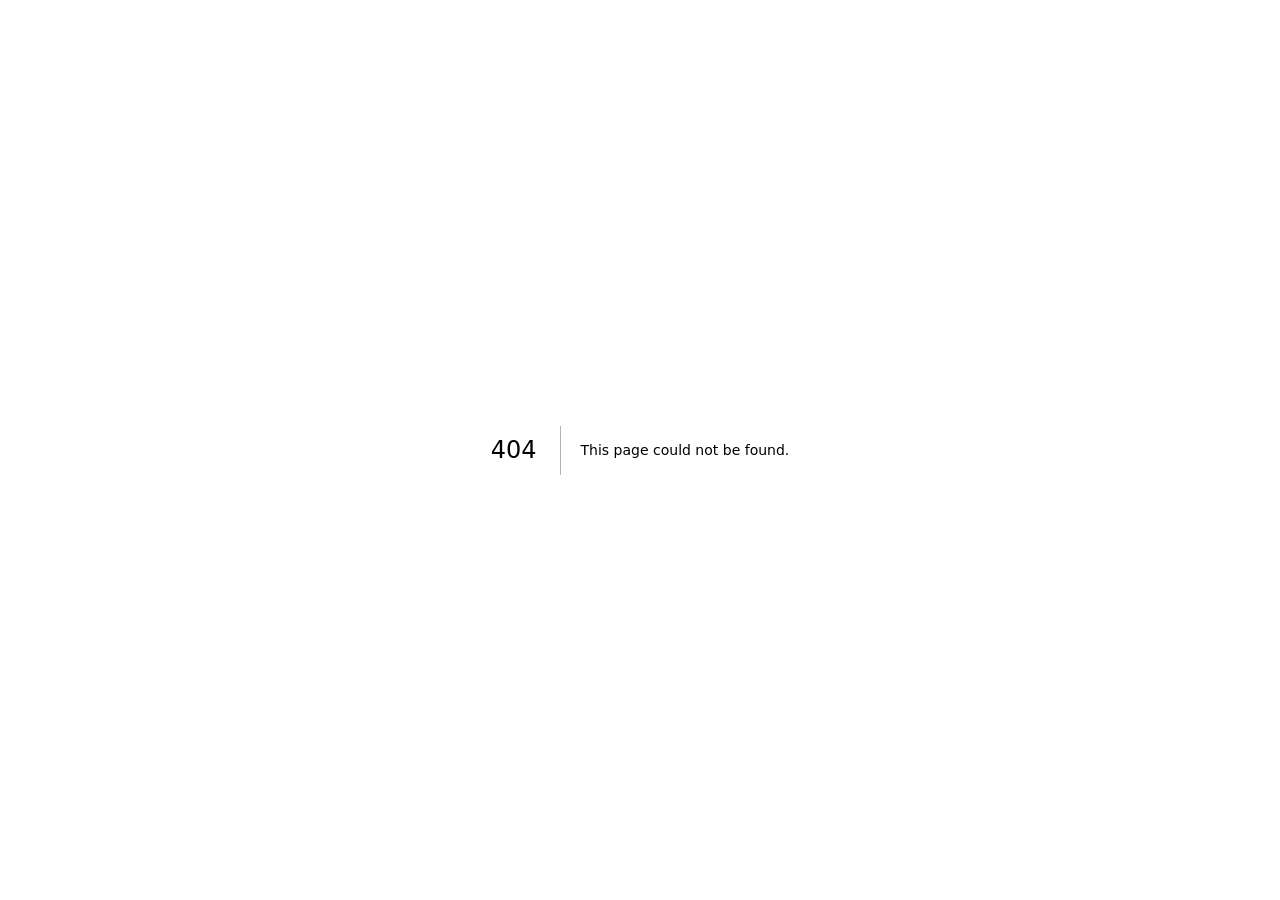
<file: 404/index.html>
<!DOCTYPE html><html lang="en" class="dark h-full antialiased scroll-smooth"><head><meta charSet="utf-8"/><meta name="viewport" content="width=device-width, initial-scale=1"/><link rel="stylesheet" href="/_next/static/chunks/01-iprgk2ocip.css" data-precedence="next"/><link rel="preload" as="script" fetchPriority="low" href="/_next/static/chunks/11qk_vpw_zwkf.js"/><script src="/_next/static/chunks/0dgq26a5_oy.a.js" async=""></script><script src="/_next/static/chunks/0h4bq73pogmtb.js" async=""></script><script src="/_next/static/chunks/0i~93fld3ugu2.js" async=""></script><script src="/_next/static/chunks/turbopack-0aruis-_d_bd6.js" async=""></script><script src="/_next/static/chunks/01xlw8hd842-c.js" async=""></script><script src="/_next/static/chunks/0d3shmwh5_nmn.js" async=""></script><meta name="robots" content="noindex"/><meta name="next-size-adjust" content=""/><title>404: This page could not be found.</title><title>Shaadow Platforms | The Digital Venture Lab</title><meta name="description" content="Creating the next generation of social-private apps. Home of Boofer and FavTunes. Privacy-first, high-performance digital solutions."/><meta name="keywords" content="Shaadow Platforms,Boofer,FavTunes,Privacy Chat,Ad-free Music"/><meta property="og:title" content="Shaadow Platforms"/><meta property="og:description" content="Shaping the future of digital connectivity."/><meta property="og:image" content="https://shaadowapp.github.io/assets/shaadow_real_logo.png"/><meta name="twitter:card" content="summary_large_image"/><meta name="twitter:title" content="Shaadow Platforms"/><meta name="twitter:description" content="Shaping the future of digital connectivity."/><meta name="twitter:image" content="https://shaadowapp.github.io/assets/shaadow_real_logo.png"/><link rel="icon" href="/favicon.ico?favicon.0x3dzn~oxb6tn.ico" sizes="256x256" type="image/x-icon"/><link rel="icon" href="/icon.png?icon.00zk_hnh~eq~n.png" sizes="500x500" type="image/png"/><script src="/_next/static/chunks/03~yq9q893hmn.js" noModule=""></script></head><body class="inter_5972bc34-module__OU16Qa__className bg-zinc-950 text-zinc-100 flex flex-col min-h-screen"><div hidden=""><!--$--><!--/$--></div><div style="font-family:system-ui,&quot;Segoe UI&quot;,Roboto,Helvetica,Arial,sans-serif,&quot;Apple Color Emoji&quot;,&quot;Segoe UI Emoji&quot;;height:100vh;text-align:center;display:flex;flex-direction:column;align-items:center;justify-content:center"><div><style>body{color:#000;background:#fff;margin:0}.next-error-h1{border-right:1px solid rgba(0,0,0,.3)}@media (prefers-color-scheme:dark){body{color:#fff;background:#000}.next-error-h1{border-right:1px solid rgba(255,255,255,.3)}}</style><h1 class="next-error-h1" style="display:inline-block;margin:0 20px 0 0;padding:0 23px 0 0;font-size:24px;font-weight:500;vertical-align:top;line-height:49px">404</h1><div style="display:inline-block"><h2 style="font-size:14px;font-weight:400;line-height:49px;margin:0">This page could not be found.</h2></div></div></div><!--$--><!--/$--><script src="/_next/static/chunks/11qk_vpw_zwkf.js" id="_R_" async=""></script><script>(self.__next_f=self.__next_f||[]).push([0])</script><script>self.__next_f.push([1,"1:\"$Sreact.fragment\"\n2:I[39756,[\"/_next/static/chunks/01xlw8hd842-c.js\",\"/_next/static/chunks/0d3shmwh5_nmn.js\"],\"default\"]\n3:I[37457,[\"/_next/static/chunks/01xlw8hd842-c.js\",\"/_next/static/chunks/0d3shmwh5_nmn.js\"],\"default\"]\n4:I[97367,[\"/_next/static/chunks/01xlw8hd842-c.js\",\"/_next/static/chunks/0d3shmwh5_nmn.js\"],\"OutletBoundary\"]\n5:\"$Sreact.suspense\"\n8:I[97367,[\"/_next/static/chunks/01xlw8hd842-c.js\",\"/_next/static/chunks/0d3shmwh5_nmn.js\"],\"ViewportBoundary\"]\na:I[97367,[\"/_next/static/chunks/01xlw8hd842-c.js\",\"/_next/static/chunks/0d3shmwh5_nmn.js\"],\"MetadataBoundary\"]\nc:I[68027,[\"/_next/static/chunks/01xlw8hd842-c.js\",\"/_next/static/chunks/0d3shmwh5_nmn.js\"],\"default\",1]\n:HL[\"/_next/static/chunks/01-iprgk2ocip.css\",\"style\"]\n"])</script><script>self.__next_f.push([1,"0:{\"P\":null,\"c\":[\"\",\"_not-found\",\"\"],\"q\":\"\",\"i\":false,\"f\":[[[\"\",{\"children\":[\"/_not-found\",{\"children\":[\"__PAGE__\",{}]}]},\"$undefined\",\"$undefined\",16],[[\"$\",\"$1\",\"c\",{\"children\":[[[\"$\",\"link\",\"0\",{\"rel\":\"stylesheet\",\"href\":\"/_next/static/chunks/01-iprgk2ocip.css\",\"precedence\":\"next\",\"crossOrigin\":\"$undefined\",\"nonce\":\"$undefined\"}],[\"$\",\"script\",\"script-0\",{\"src\":\"/_next/static/chunks/01xlw8hd842-c.js\",\"async\":true,\"nonce\":\"$undefined\"}],[\"$\",\"script\",\"script-1\",{\"src\":\"/_next/static/chunks/0d3shmwh5_nmn.js\",\"async\":true,\"nonce\":\"$undefined\"}]],[\"$\",\"html\",null,{\"lang\":\"en\",\"className\":\"dark h-full antialiased scroll-smooth\",\"children\":[\"$\",\"body\",null,{\"className\":\"inter_5972bc34-module__OU16Qa__className bg-zinc-950 text-zinc-100 flex flex-col min-h-screen\",\"children\":[\"$\",\"$L2\",null,{\"parallelRouterKey\":\"children\",\"error\":\"$undefined\",\"errorStyles\":\"$undefined\",\"errorScripts\":\"$undefined\",\"template\":[\"$\",\"$L3\",null,{}],\"templateStyles\":\"$undefined\",\"templateScripts\":\"$undefined\",\"notFound\":[[[\"$\",\"title\",null,{\"children\":\"404: This page could not be found.\"}],[\"$\",\"div\",null,{\"style\":{\"fontFamily\":\"system-ui,\\\"Segoe UI\\\",Roboto,Helvetica,Arial,sans-serif,\\\"Apple Color Emoji\\\",\\\"Segoe UI Emoji\\\"\",\"height\":\"100vh\",\"textAlign\":\"center\",\"display\":\"flex\",\"flexDirection\":\"column\",\"alignItems\":\"center\",\"justifyContent\":\"center\"},\"children\":[\"$\",\"div\",null,{\"children\":[[\"$\",\"style\",null,{\"dangerouslySetInnerHTML\":{\"__html\":\"body{color:#000;background:#fff;margin:0}.next-error-h1{border-right:1px solid rgba(0,0,0,.3)}@media (prefers-color-scheme:dark){body{color:#fff;background:#000}.next-error-h1{border-right:1px solid rgba(255,255,255,.3)}}\"}}],[\"$\",\"h1\",null,{\"className\":\"next-error-h1\",\"style\":{\"display\":\"inline-block\",\"margin\":\"0 20px 0 0\",\"padding\":\"0 23px 0 0\",\"fontSize\":24,\"fontWeight\":500,\"verticalAlign\":\"top\",\"lineHeight\":\"49px\"},\"children\":404}],[\"$\",\"div\",null,{\"style\":{\"display\":\"inline-block\"},\"children\":[\"$\",\"h2\",null,{\"style\":{\"fontSize\":14,\"fontWeight\":400,\"lineHeight\":\"49px\",\"margin\":0},\"children\":\"This page could not be found.\"}]}]]}]}]],[]],\"forbidden\":\"$undefined\",\"unauthorized\":\"$undefined\"}]}]}]]}],{\"children\":[[\"$\",\"$1\",\"c\",{\"children\":[null,[\"$\",\"$L2\",null,{\"parallelRouterKey\":\"children\",\"error\":\"$undefined\",\"errorStyles\":\"$undefined\",\"errorScripts\":\"$undefined\",\"template\":[\"$\",\"$L3\",null,{}],\"templateStyles\":\"$undefined\",\"templateScripts\":\"$undefined\",\"notFound\":\"$undefined\",\"forbidden\":\"$undefined\",\"unauthorized\":\"$undefined\"}]]}],{\"children\":[[\"$\",\"$1\",\"c\",{\"children\":[[[\"$\",\"title\",null,{\"children\":\"404: This page could not be found.\"}],[\"$\",\"div\",null,{\"style\":\"$0:f:0:1:0:props:children:1:props:children:props:children:props:notFound:0:1:props:style\",\"children\":[\"$\",\"div\",null,{\"children\":[[\"$\",\"style\",null,{\"dangerouslySetInnerHTML\":{\"__html\":\"body{color:#000;background:#fff;margin:0}.next-error-h1{border-right:1px solid rgba(0,0,0,.3)}@media (prefers-color-scheme:dark){body{color:#fff;background:#000}.next-error-h1{border-right:1px solid rgba(255,255,255,.3)}}\"}}],[\"$\",\"h1\",null,{\"className\":\"next-error-h1\",\"style\":\"$0:f:0:1:0:props:children:1:props:children:props:children:props:notFound:0:1:props:children:props:children:1:props:style\",\"children\":404}],[\"$\",\"div\",null,{\"style\":\"$0:f:0:1:0:props:children:1:props:children:props:children:props:notFound:0:1:props:children:props:children:2:props:style\",\"children\":[\"$\",\"h2\",null,{\"style\":\"$0:f:0:1:0:props:children:1:props:children:props:children:props:notFound:0:1:props:children:props:children:2:props:children:props:style\",\"children\":\"This page could not be found.\"}]}]]}]}]],null,[\"$\",\"$L4\",null,{\"children\":[\"$\",\"$5\",null,{\"name\":\"Next.MetadataOutlet\",\"children\":\"$@6\"}]}]]}],{},null,false,null]},null,false,\"$@7\"]},null,false,null],[\"$\",\"$1\",\"h\",{\"children\":[[\"$\",\"meta\",null,{\"name\":\"robots\",\"content\":\"noindex\"}],[\"$\",\"$L8\",null,{\"children\":\"$L9\"}],[\"$\",\"div\",null,{\"hidden\":true,\"children\":[\"$\",\"$La\",null,{\"children\":[\"$\",\"$5\",null,{\"name\":\"Next.Metadata\",\"children\":\"$Lb\"}]}]}],[\"$\",\"meta\",null,{\"name\":\"next-size-adjust\",\"content\":\"\"}]]}],false]],\"m\":\"$undefined\",\"G\":[\"$c\",[[\"$\",\"link\",\"0\",{\"rel\":\"stylesheet\",\"href\":\"/_next/static/chunks/01-iprgk2ocip.css\",\"precedence\":\"next\",\"crossOrigin\":\"$undefined\",\"nonce\":\"$undefined\"}]]],\"S\":true,\"h\":null,\"s\":\"$undefined\",\"l\":\"$undefined\",\"p\":\"$undefined\",\"d\":\"$undefined\",\"b\":\"P6NDq7RVi_7_PI3H2RUX2\"}\n"])</script><script>self.__next_f.push([1,"d:[]\n7:\"$Wd\"\n"])</script><script>self.__next_f.push([1,"9:[[\"$\",\"meta\",\"0\",{\"charSet\":\"utf-8\"}],[\"$\",\"meta\",\"1\",{\"name\":\"viewport\",\"content\":\"width=device-width, initial-scale=1\"}]]\n"])</script><script>self.__next_f.push([1,"e:I[27201,[\"/_next/static/chunks/01xlw8hd842-c.js\",\"/_next/static/chunks/0d3shmwh5_nmn.js\"],\"IconMark\"]\n6:null\nb:[[\"$\",\"title\",\"0\",{\"children\":\"Shaadow Platforms | The Digital Venture Lab\"}],[\"$\",\"meta\",\"1\",{\"name\":\"description\",\"content\":\"Creating the next generation of social-private apps. Home of Boofer and FavTunes. Privacy-first, high-performance digital solutions.\"}],[\"$\",\"meta\",\"2\",{\"name\":\"keywords\",\"content\":\"Shaadow Platforms,Boofer,FavTunes,Privacy Chat,Ad-free Music\"}],[\"$\",\"meta\",\"3\",{\"property\":\"og:title\",\"content\":\"Shaadow Platforms\"}],[\"$\",\"meta\",\"4\",{\"property\":\"og:description\",\"content\":\"Shaping the future of digital connectivity.\"}],[\"$\",\"meta\",\"5\",{\"property\":\"og:image\",\"content\":\"https://shaadowapp.github.io/assets/shaadow_real_logo.png\"}],[\"$\",\"meta\",\"6\",{\"name\":\"twitter:card\",\"content\":\"summary_large_image\"}],[\"$\",\"meta\",\"7\",{\"name\":\"twitter:title\",\"content\":\"Shaadow Platforms\"}],[\"$\",\"meta\",\"8\",{\"name\":\"twitter:description\",\"content\":\"Shaping the future of digital connectivity.\"}],[\"$\",\"meta\",\"9\",{\"name\":\"twitter:image\",\"content\":\"https://shaadowapp.github.io/assets/shaadow_real_logo.png\"}],[\"$\",\"link\",\"10\",{\"rel\":\"icon\",\"href\":\"/favicon.ico?favicon.0x3dzn~oxb6tn.ico\",\"sizes\":\"256x256\",\"type\":\"image/x-icon\"}],[\"$\",\"link\",\"11\",{\"rel\":\"icon\",\"href\":\"/icon.png?icon.00zk_hnh~eq~n.png\",\"sizes\":\"500x500\",\"type\":\"image/png\"}],[\"$\",\"$Le\",\"12\",{}]]\n"])</script></body></html>
</file>
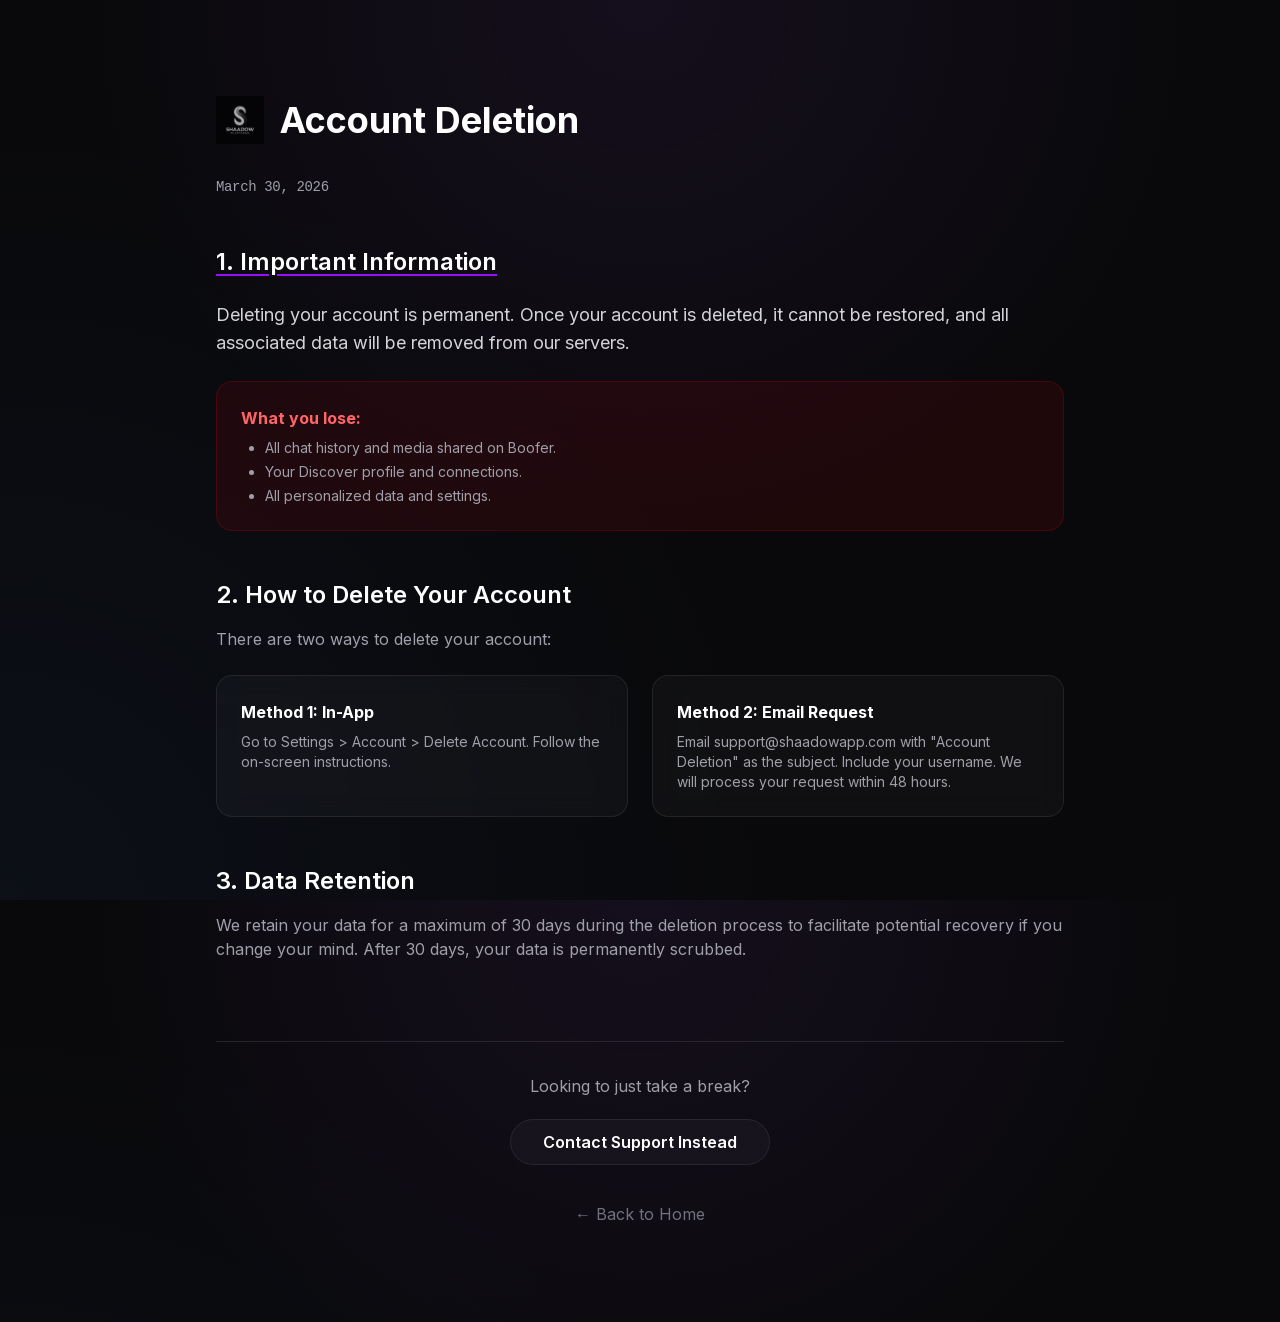
<file: delete-account/index.html>
<!DOCTYPE html><html lang="en" class="dark h-full antialiased scroll-smooth"><head><meta charSet="utf-8"/><meta name="viewport" content="width=device-width, initial-scale=1"/><link rel="preload" href="/_next/static/media/83afe278b6a6bb3c-s.p.0q-301v4kxxnr.woff2" as="font" crossorigin="" type="font/woff2"/><link rel="stylesheet" href="/_next/static/chunks/01-iprgk2ocip.css" data-precedence="next"/><link rel="preload" as="script" fetchPriority="low" href="/_next/static/chunks/11qk_vpw_zwkf.js"/><script src="/_next/static/chunks/0dgq26a5_oy.a.js" async=""></script><script src="/_next/static/chunks/0h4bq73pogmtb.js" async=""></script><script src="/_next/static/chunks/0i~93fld3ugu2.js" async=""></script><script src="/_next/static/chunks/turbopack-0aruis-_d_bd6.js" async=""></script><script src="/_next/static/chunks/01xlw8hd842-c.js" async=""></script><script src="/_next/static/chunks/0d3shmwh5_nmn.js" async=""></script><script src="/_next/static/chunks/032p5~pzhvhdw.js" async=""></script><meta name="next-size-adjust" content=""/><title>Shaadow Platforms | The Digital Venture Lab</title><meta name="description" content="Creating the next generation of social-private apps. Home of Boofer and FavTunes. Privacy-first, high-performance digital solutions."/><meta name="keywords" content="Shaadow Platforms,Boofer,FavTunes,Privacy Chat,Ad-free Music"/><meta property="og:title" content="Shaadow Platforms"/><meta property="og:description" content="Shaping the future of digital connectivity."/><meta property="og:image" content="https://shaadowapp.github.io/assets/shaadow_real_logo.png"/><meta name="twitter:card" content="summary_large_image"/><meta name="twitter:title" content="Shaadow Platforms"/><meta name="twitter:description" content="Shaping the future of digital connectivity."/><meta name="twitter:image" content="https://shaadowapp.github.io/assets/shaadow_real_logo.png"/><link rel="icon" href="/favicon.ico?favicon.0x3dzn~oxb6tn.ico" sizes="256x256" type="image/x-icon"/><link rel="icon" href="/icon.png?icon.00zk_hnh~eq~n.png" sizes="500x500" type="image/png"/><script src="/_next/static/chunks/03~yq9q893hmn.js" noModule=""></script></head><body class="inter_5972bc34-module__OU16Qa__className bg-zinc-950 text-zinc-100 flex flex-col min-h-screen"><div hidden=""><!--$--><!--/$--></div><article class="max-w-4xl mx-auto py-24 px-6 prose prose-invert prose-purple text-zinc-400"><div class="flex items-center gap-4 mb-8"><div class="w-12 h-12 relative grayscale opacity-70"><img alt="Shaadow Logo" loading="lazy" decoding="async" data-nimg="fill" class="object-contain invert" style="position:absolute;height:100%;width:100%;left:0;top:0;right:0;bottom:0;color:transparent" src="/assets/shaadow_logo.png"/></div><h1 class="text-4xl capitalize font-bold text-white mb-0">Account Deletion</h1></div><p class="mb-12 font-mono text-sm leading-relaxed tracking-tight">March 30, 2026</p><section class="mb-12"><h2 class="text-2xl font-semibold mb-6 text-white leading-tight underline decoration-purple-600 underline-offset-4">1. Important Information</h2><p class="text-lg text-zinc-300">Deleting your account is permanent. Once your account is deleted, it cannot be restored, and all associated data will be removed from our servers.</p><div class="mt-6 p-6 bg-red-600/10 border border-red-600/20 rounded-2xl"><h3 class="text-red-400 font-bold mb-2">What you lose:</h3><ul class="list-disc pl-6 text-sm text-zinc-400 space-y-1"><li>All chat history and media shared on Boofer.</li><li>Your Discover profile and connections.</li><li>All personalized data and settings.</li></ul></div></section><section class="mb-12"><h2 class="text-2xl font-semibold mb-4 text-white">2. How to Delete Your Account</h2><p>There are two ways to delete your account:</p><div class="grid md:grid-cols-2 gap-6 mt-6"><div class="p-6 glass-card rounded-2xl"><h3 class="font-bold mb-2 text-white">Method 1: In-App</h3><p class="text-sm">Go to Settings &gt; Account &gt; Delete Account. Follow the on-screen instructions.</p></div><div class="p-6 glass-card rounded-2xl"><h3 class="font-bold mb-2 text-white">Method 2: Email Request</h3><p class="text-sm">Email support@shaadowapp.com with &quot;Account Deletion&quot; as the subject. Include your username. We will process your request within 48 hours.</p></div></div></section><section class="mb-12"><h2 class="text-2xl font-semibold mb-4 text-white">3. Data Retention</h2><p>We retain your data for a maximum of 30 days during the deletion process to facilitate potential recovery if you change your mind. After 30 days, your data is permanently scrubbed.</p></section><div class="mt-20 pt-8 border-t border-white/10 text-center"><p class="mb-8">Looking to just take a break?</p><a href="mailto:support@shaadowapp.com" class="px-8 py-3 glass-card text-white font-semibold rounded-full hover:bg-white/10 transition-all">Contact Support Instead</a></div><div class="mt-12 text-center"><a href="/" class="text-zinc-500 hover:text-white transition-colors">← Back to Home</a></div></article><!--$--><!--/$--><script src="/_next/static/chunks/11qk_vpw_zwkf.js" id="_R_" async=""></script><script>(self.__next_f=self.__next_f||[]).push([0])</script><script>self.__next_f.push([1,"1:\"$Sreact.fragment\"\n2:I[39756,[\"/_next/static/chunks/01xlw8hd842-c.js\",\"/_next/static/chunks/0d3shmwh5_nmn.js\"],\"default\"]\n3:I[37457,[\"/_next/static/chunks/01xlw8hd842-c.js\",\"/_next/static/chunks/0d3shmwh5_nmn.js\"],\"default\"]\n4:I[5500,[\"/_next/static/chunks/01xlw8hd842-c.js\",\"/_next/static/chunks/0d3shmwh5_nmn.js\",\"/_next/static/chunks/032p5~pzhvhdw.js\"],\"Image\"]\ne:I[68027,[\"/_next/static/chunks/01xlw8hd842-c.js\",\"/_next/static/chunks/0d3shmwh5_nmn.js\"],\"default\",1]\n:HL[\"/_next/static/chunks/01-iprgk2ocip.css\",\"style\"]\n:HL[\"/_next/static/media/83afe278b6a6bb3c-s.p.0q-301v4kxxnr.woff2\",\"font\",{\"crossOrigin\":\"\",\"type\":\"font/woff2\"}]\n"])</script><script>self.__next_f.push([1,"0:{\"P\":null,\"c\":[\"\",\"delete-account\",\"\"],\"q\":\"\",\"i\":false,\"f\":[[[\"\",{\"children\":[\"delete-account\",{\"children\":[\"__PAGE__\",{}]}]},\"$undefined\",\"$undefined\",16],[[\"$\",\"$1\",\"c\",{\"children\":[[[\"$\",\"link\",\"0\",{\"rel\":\"stylesheet\",\"href\":\"/_next/static/chunks/01-iprgk2ocip.css\",\"precedence\":\"next\",\"crossOrigin\":\"$undefined\",\"nonce\":\"$undefined\"}],[\"$\",\"script\",\"script-0\",{\"src\":\"/_next/static/chunks/01xlw8hd842-c.js\",\"async\":true,\"nonce\":\"$undefined\"}],[\"$\",\"script\",\"script-1\",{\"src\":\"/_next/static/chunks/0d3shmwh5_nmn.js\",\"async\":true,\"nonce\":\"$undefined\"}]],[\"$\",\"html\",null,{\"lang\":\"en\",\"className\":\"dark h-full antialiased scroll-smooth\",\"children\":[\"$\",\"body\",null,{\"className\":\"inter_5972bc34-module__OU16Qa__className bg-zinc-950 text-zinc-100 flex flex-col min-h-screen\",\"children\":[\"$\",\"$L2\",null,{\"parallelRouterKey\":\"children\",\"error\":\"$undefined\",\"errorStyles\":\"$undefined\",\"errorScripts\":\"$undefined\",\"template\":[\"$\",\"$L3\",null,{}],\"templateStyles\":\"$undefined\",\"templateScripts\":\"$undefined\",\"notFound\":[[[\"$\",\"title\",null,{\"children\":\"404: This page could not be found.\"}],[\"$\",\"div\",null,{\"style\":{\"fontFamily\":\"system-ui,\\\"Segoe UI\\\",Roboto,Helvetica,Arial,sans-serif,\\\"Apple Color Emoji\\\",\\\"Segoe UI Emoji\\\"\",\"height\":\"100vh\",\"textAlign\":\"center\",\"display\":\"flex\",\"flexDirection\":\"column\",\"alignItems\":\"center\",\"justifyContent\":\"center\"},\"children\":[\"$\",\"div\",null,{\"children\":[[\"$\",\"style\",null,{\"dangerouslySetInnerHTML\":{\"__html\":\"body{color:#000;background:#fff;margin:0}.next-error-h1{border-right:1px solid rgba(0,0,0,.3)}@media (prefers-color-scheme:dark){body{color:#fff;background:#000}.next-error-h1{border-right:1px solid rgba(255,255,255,.3)}}\"}}],[\"$\",\"h1\",null,{\"className\":\"next-error-h1\",\"style\":{\"display\":\"inline-block\",\"margin\":\"0 20px 0 0\",\"padding\":\"0 23px 0 0\",\"fontSize\":24,\"fontWeight\":500,\"verticalAlign\":\"top\",\"lineHeight\":\"49px\"},\"children\":404}],[\"$\",\"div\",null,{\"style\":{\"display\":\"inline-block\"},\"children\":[\"$\",\"h2\",null,{\"style\":{\"fontSize\":14,\"fontWeight\":400,\"lineHeight\":\"49px\",\"margin\":0},\"children\":\"This page could not be found.\"}]}]]}]}]],[]],\"forbidden\":\"$undefined\",\"unauthorized\":\"$undefined\"}]}]}]]}],{\"children\":[[\"$\",\"$1\",\"c\",{\"children\":[null,[\"$\",\"$L2\",null,{\"parallelRouterKey\":\"children\",\"error\":\"$undefined\",\"errorStyles\":\"$undefined\",\"errorScripts\":\"$undefined\",\"template\":[\"$\",\"$L3\",null,{}],\"templateStyles\":\"$undefined\",\"templateScripts\":\"$undefined\",\"notFound\":\"$undefined\",\"forbidden\":\"$undefined\",\"unauthorized\":\"$undefined\"}]]}],{\"children\":[[\"$\",\"$1\",\"c\",{\"children\":[[\"$\",\"article\",null,{\"className\":\"max-w-4xl mx-auto py-24 px-6 prose prose-invert prose-purple text-zinc-400\",\"children\":[[\"$\",\"div\",null,{\"className\":\"flex items-center gap-4 mb-8\",\"children\":[[\"$\",\"div\",null,{\"className\":\"w-12 h-12 relative grayscale opacity-70\",\"children\":[\"$\",\"$L4\",null,{\"src\":\"/assets/shaadow_logo.png\",\"alt\":\"Shaadow Logo\",\"fill\":true,\"sizes\":\"(max-width: 768px) 48px, 48px\",\"className\":\"object-contain invert\"}]}],[\"$\",\"h1\",null,{\"className\":\"text-4xl capitalize font-bold text-white mb-0\",\"children\":\"Account Deletion\"}]]}],[\"$\",\"p\",null,{\"className\":\"mb-12 font-mono text-sm leading-relaxed tracking-tight\",\"children\":\"March 30, 2026\"}],[\"$\",\"section\",null,{\"className\":\"mb-12\",\"children\":[[\"$\",\"h2\",null,{\"className\":\"text-2xl font-semibold mb-6 text-white leading-tight underline decoration-purple-600 underline-offset-4\",\"children\":\"1. Important Information\"}],[\"$\",\"p\",null,{\"className\":\"text-lg text-zinc-300\",\"children\":\"Deleting your account is permanent. Once your account is deleted, it cannot be restored, and all associated data will be removed from our servers.\"}],[\"$\",\"div\",null,{\"className\":\"mt-6 p-6 bg-red-600/10 border border-red-600/20 rounded-2xl\",\"children\":[[\"$\",\"h3\",null,{\"className\":\"text-red-400 font-bold mb-2\",\"children\":\"What you lose:\"}],[\"$\",\"ul\",null,{\"className\":\"list-disc pl-6 text-sm text-zinc-400 space-y-1\",\"children\":[[\"$\",\"li\",null,{\"children\":\"All chat history and media shared on Boofer.\"}],[\"$\",\"li\",null,{\"children\":\"Your Discover profile and connections.\"}],[\"$\",\"li\",null,{\"children\":\"All personalized data and settings.\"}]]}]]}]]}],[\"$\",\"section\",null,{\"className\":\"mb-12\",\"children\":[[\"$\",\"h2\",null,{\"className\":\"text-2xl font-semibold mb-4 text-white\",\"children\":\"2. How to Delete Your Account\"}],[\"$\",\"p\",null,{\"children\":\"There are two ways to delete your account:\"}],[\"$\",\"div\",null,{\"className\":\"grid md:grid-cols-2 gap-6 mt-6\",\"children\":[[\"$\",\"div\",null,{\"className\":\"p-6 glass-card rounded-2xl\",\"children\":[[\"$\",\"h3\",null,{\"className\":\"font-bold mb-2 text-white\",\"children\":\"Method 1: In-App\"}],\"$L5\"]}],\"$L6\"]}]]}],\"$L7\",\"$L8\",\"$L9\"]}],[\"$La\"],\"$Lb\"]}],{},null,false,null]},null,false,\"$@c\"]},null,false,null],\"$Ld\",false]],\"m\":\"$undefined\",\"G\":[\"$e\",[\"$Lf\"]],\"S\":true,\"h\":null,\"s\":\"$undefined\",\"l\":\"$undefined\",\"p\":\"$undefined\",\"d\":\"$undefined\",\"b\":\"P6NDq7RVi_7_PI3H2RUX2\"}\n"])</script><script>self.__next_f.push([1,"10:I[97367,[\"/_next/static/chunks/01xlw8hd842-c.js\",\"/_next/static/chunks/0d3shmwh5_nmn.js\"],\"OutletBoundary\"]\n11:\"$Sreact.suspense\"\n14:I[97367,[\"/_next/static/chunks/01xlw8hd842-c.js\",\"/_next/static/chunks/0d3shmwh5_nmn.js\"],\"ViewportBoundary\"]\n16:I[97367,[\"/_next/static/chunks/01xlw8hd842-c.js\",\"/_next/static/chunks/0d3shmwh5_nmn.js\"],\"MetadataBoundary\"]\n5:[\"$\",\"p\",null,{\"className\":\"text-sm\",\"children\":\"Go to Settings \u003e Account \u003e Delete Account. Follow the on-screen instructions.\"}]\n6:[\"$\",\"div\",null,{\"className\":\"p-6 glass-card rounded-2xl\",\"children\":[[\"$\",\"h3\",null,{\"className\":\"font-bold mb-2 text-white\",\"children\":\"Method 2: Email Request\"}],[\"$\",\"p\",null,{\"className\":\"text-sm\",\"children\":\"Email support@shaadowapp.com with \\\"Account Deletion\\\" as the subject. Include your username. We will process your request within 48 hours.\"}]]}]\n7:[\"$\",\"section\",null,{\"className\":\"mb-12\",\"children\":[[\"$\",\"h2\",null,{\"className\":\"text-2xl font-semibold mb-4 text-white\",\"children\":\"3. Data Retention\"}],[\"$\",\"p\",null,{\"children\":\"We retain your data for a maximum of 30 days during the deletion process to facilitate potential recovery if you change your mind. After 30 days, your data is permanently scrubbed.\"}]]}]\n8:[\"$\",\"div\",null,{\"className\":\"mt-20 pt-8 border-t border-white/10 text-center\",\"children\":[[\"$\",\"p\",null,{\"className\":\"mb-8\",\"children\":\"Looking to just take a break?\"}],[\"$\",\"a\",null,{\"href\":\"mailto:support@shaadowapp.com\",\"className\":\"px-8 py-3 glass-card text-white font-semibold rounded-full hover:bg-white/10 transition-all\",\"children\":\"Contact Support Instead\"}]]}]\n9:[\"$\",\"div\",null,{\"className\":\"mt-12 text-center\",\"children\":[\"$\",\"a\",null,{\"href\":\"/\",\"className\":\"text-zinc-500 hover:text-white transition-colors\",\"children\":\"← Back to Home\"}]}]\na:[\"$\",\"script\",\"script-0\",{\"src\":\"/_next/static/chunks/032p5~pzhvhdw.js\",\"async\":true,\"nonce\":\"$undefined\"}]\nb:[\"$\",\"$L10\",null,{\"children\":[\"$\",\"$11\",null,{\"name\":\"Next.MetadataOutlet\",\"children\":\"$@12\"}]}]\n13:[]\nc:\"$W13\"\nd:[\"$\",\"$1\",\"h\",{\"children\":[null,[\"$\",\"$L14\",null,{\"children\":\"$L15\"}],[\"$\",\"div\",null,{\"hidden\":true,\"children\":[\"$\",\"$L16\",null,{\"children\":[\"$\",\"$11\",null,{\"name\":\"Next.Metadata\",\"children\":\"$L17\"}]}]}],[\"$\",\"meta\",null,{\"name\":\"next-size-adjust\",\"content\":\"\"}]]}]\nf:[\"$\",\"link\",\"0\",{\"rel\":\"stylesheet\",\"href\":\"/_next/static/chunks/01-iprgk2ocip.css\",\"precedence\":\"next\",\"crossOrigin\":\"$undefined\",\"nonce\":\"$undefined\"}]\n"])</script><script>self.__next_f.push([1,"15:[[\"$\",\"meta\",\"0\",{\"charSet\":\"utf-8\"}],[\"$\",\"meta\",\"1\",{\"name\":\"viewport\",\"content\":\"width=device-width, initial-scale=1\"}]]\n"])</script><script>self.__next_f.push([1,"18:I[27201,[\"/_next/static/chunks/01xlw8hd842-c.js\",\"/_next/static/chunks/0d3shmwh5_nmn.js\"],\"IconMark\"]\n12:null\n17:[[\"$\",\"title\",\"0\",{\"children\":\"Shaadow Platforms | The Digital Venture Lab\"}],[\"$\",\"meta\",\"1\",{\"name\":\"description\",\"content\":\"Creating the next generation of social-private apps. Home of Boofer and FavTunes. Privacy-first, high-performance digital solutions.\"}],[\"$\",\"meta\",\"2\",{\"name\":\"keywords\",\"content\":\"Shaadow Platforms,Boofer,FavTunes,Privacy Chat,Ad-free Music\"}],[\"$\",\"meta\",\"3\",{\"property\":\"og:title\",\"content\":\"Shaadow Platforms\"}],[\"$\",\"meta\",\"4\",{\"property\":\"og:description\",\"content\":\"Shaping the future of digital connectivity.\"}],[\"$\",\"meta\",\"5\",{\"property\":\"og:image\",\"content\":\"https://shaadowapp.github.io/assets/shaadow_real_logo.png\"}],[\"$\",\"meta\",\"6\",{\"name\":\"twitter:card\",\"content\":\"summary_large_image\"}],[\"$\",\"meta\",\"7\",{\"name\":\"twitter:title\",\"content\":\"Shaadow Platforms\"}],[\"$\",\"meta\",\"8\",{\"name\":\"twitter:description\",\"content\":\"Shaping the future of digital connectivity.\"}],[\"$\",\"meta\",\"9\",{\"name\":\"twitter:image\",\"content\":\"https://shaadowapp.github.io/assets/shaadow_real_logo.png\"}],[\"$\",\"link\",\"10\",{\"rel\":\"icon\",\"href\":\"/favicon.ico?favicon.0x3dzn~oxb6tn.ico\",\"sizes\":\"256x256\",\"type\":\"image/x-icon\"}],[\"$\",\"link\",\"11\",{\"rel\":\"icon\",\"href\":\"/icon.png?icon.00zk_hnh~eq~n.png\",\"sizes\":\"500x500\",\"type\":\"image/png\"}],[\"$\",\"$L18\",\"12\",{}]]\n"])</script></body></html>
</file>
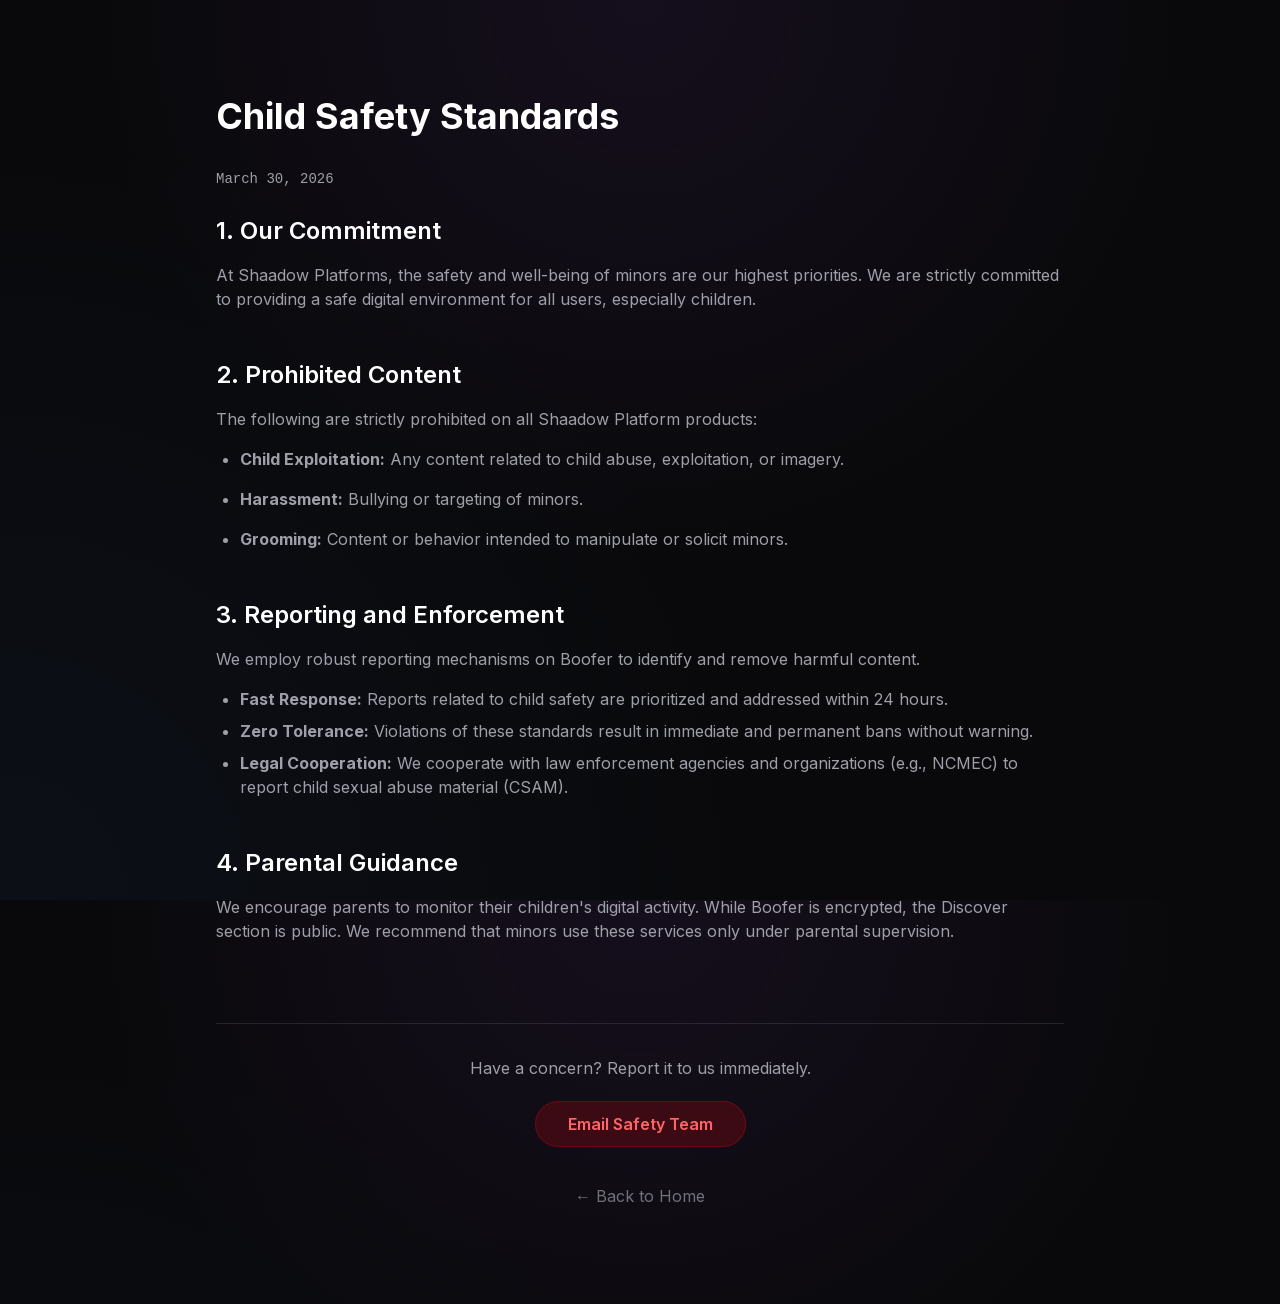
<file: legal/child-safety-standard/index.html>
<!DOCTYPE html><html lang="en" class="dark h-full antialiased scroll-smooth"><head><meta charSet="utf-8"/><meta name="viewport" content="width=device-width, initial-scale=1"/><link rel="preload" href="/_next/static/media/83afe278b6a6bb3c-s.p.0q-301v4kxxnr.woff2" as="font" crossorigin="" type="font/woff2"/><link rel="stylesheet" href="/_next/static/chunks/01-iprgk2ocip.css" data-precedence="next"/><link rel="preload" as="script" fetchPriority="low" href="/_next/static/chunks/11qk_vpw_zwkf.js"/><script src="/_next/static/chunks/0dgq26a5_oy.a.js" async=""></script><script src="/_next/static/chunks/0h4bq73pogmtb.js" async=""></script><script src="/_next/static/chunks/0i~93fld3ugu2.js" async=""></script><script src="/_next/static/chunks/turbopack-0aruis-_d_bd6.js" async=""></script><script src="/_next/static/chunks/01xlw8hd842-c.js" async=""></script><script src="/_next/static/chunks/0d3shmwh5_nmn.js" async=""></script><meta name="next-size-adjust" content=""/><title>Shaadow Platforms | The Digital Venture Lab</title><meta name="description" content="Creating the next generation of social-private apps. Home of Boofer and FavTunes. Privacy-first, high-performance digital solutions."/><meta name="keywords" content="Shaadow Platforms,Boofer,FavTunes,Privacy Chat,Ad-free Music"/><meta property="og:title" content="Shaadow Platforms"/><meta property="og:description" content="Shaping the future of digital connectivity."/><meta property="og:image" content="https://shaadowapp.github.io/assets/shaadow_real_logo.png"/><meta name="twitter:card" content="summary_large_image"/><meta name="twitter:title" content="Shaadow Platforms"/><meta name="twitter:description" content="Shaping the future of digital connectivity."/><meta name="twitter:image" content="https://shaadowapp.github.io/assets/shaadow_real_logo.png"/><link rel="icon" href="/favicon.ico?favicon.0x3dzn~oxb6tn.ico" sizes="256x256" type="image/x-icon"/><link rel="icon" href="/icon.png?icon.00zk_hnh~eq~n.png" sizes="500x500" type="image/png"/><script src="/_next/static/chunks/03~yq9q893hmn.js" noModule=""></script></head><body class="inter_5972bc34-module__OU16Qa__className bg-zinc-950 text-zinc-100 flex flex-col min-h-screen"><div hidden=""><!--$--><!--/$--></div><article class="max-w-4xl mx-auto py-24 px-6 prose prose-invert prose-purple text-zinc-400"><h1 class="text-4xl capitalize font-bold mb-8 text-white">Child Safety Standards</h1><p class="mb-6 font-mono text-sm leading-relaxed">March 30, 2026</p><section class="mb-12"><h2 class="text-2xl font-semibold mb-4 text-white">1. Our Commitment</h2><p>At Shaadow Platforms, the safety and well-being of minors are our highest priorities. We are strictly committed to providing a safe digital environment for all users, especially children.</p></section><section class="mb-12"><h2 class="text-2xl font-semibold mb-4 text-white">2. Prohibited Content</h2><p>The following are strictly prohibited on all Shaadow Platform products:</p><ul class="list-disc pl-6 mt-4 space-y-4"><li><strong>Child Exploitation:</strong> Any content related to child abuse, exploitation, or imagery.</li><li><strong>Harassment:</strong> Bullying or targeting of minors.</li><li><strong>Grooming:</strong> Content or behavior intended to manipulate or solicit minors.</li></ul></section><section class="mb-12"><h2 class="text-2xl font-semibold mb-4 text-white">3. Reporting and Enforcement</h2><p>We employ robust reporting mechanisms on Boofer to identify and remove harmful content.</p><ul class="list-disc pl-6 mt-4 space-y-2"><li><strong>Fast Response:</strong> Reports related to child safety are prioritized and addressed within 24 hours.</li><li><strong>Zero Tolerance:</strong> Violations of these standards result in immediate and permanent bans without warning.</li><li><strong>Legal Cooperation:</strong> We cooperate with law enforcement agencies and organizations (e.g., NCMEC) to report child sexual abuse material (CSAM).</li></ul></section><section class="mb-12"><h2 class="text-2xl font-semibold mb-4 text-white">4. Parental Guidance</h2><p>We encourage parents to monitor their children&#x27;s digital activity. While Boofer is encrypted, the Discover section is public. We recommend that minors use these services only under parental supervision.</p></section><div class="mt-20 pt-8 border-t border-white/10 text-center"><p class="mb-8">Have a concern? Report it to us immediately.</p><a href="mailto:safety@shaadowapp.com" class="px-8 py-3 bg-red-600/20 text-red-400 font-semibold rounded-full border border-red-600/30 hover:bg-red-600/30 transition-all">Email Safety Team</a></div><div class="mt-12 text-center"><a href="/" class="text-zinc-500 hover:text-white transition-colors">← Back to Home</a></div></article><!--$--><!--/$--><script src="/_next/static/chunks/11qk_vpw_zwkf.js" id="_R_" async=""></script><script>(self.__next_f=self.__next_f||[]).push([0])</script><script>self.__next_f.push([1,"1:\"$Sreact.fragment\"\n2:I[39756,[\"/_next/static/chunks/01xlw8hd842-c.js\",\"/_next/static/chunks/0d3shmwh5_nmn.js\"],\"default\"]\n3:I[37457,[\"/_next/static/chunks/01xlw8hd842-c.js\",\"/_next/static/chunks/0d3shmwh5_nmn.js\"],\"default\"]\nd:I[68027,[\"/_next/static/chunks/01xlw8hd842-c.js\",\"/_next/static/chunks/0d3shmwh5_nmn.js\"],\"default\",1]\n:HL[\"/_next/static/chunks/01-iprgk2ocip.css\",\"style\"]\n:HL[\"/_next/static/media/83afe278b6a6bb3c-s.p.0q-301v4kxxnr.woff2\",\"font\",{\"crossOrigin\":\"\",\"type\":\"font/woff2\"}]\n"])</script><script>self.__next_f.push([1,"0:{\"P\":null,\"c\":[\"\",\"legal\",\"child-safety-standard\",\"\"],\"q\":\"\",\"i\":false,\"f\":[[[\"\",{\"children\":[\"legal\",{\"children\":[\"child-safety-standard\",{\"children\":[\"__PAGE__\",{}]}]}]},\"$undefined\",\"$undefined\",16],[[\"$\",\"$1\",\"c\",{\"children\":[[[\"$\",\"link\",\"0\",{\"rel\":\"stylesheet\",\"href\":\"/_next/static/chunks/01-iprgk2ocip.css\",\"precedence\":\"next\",\"crossOrigin\":\"$undefined\",\"nonce\":\"$undefined\"}],[\"$\",\"script\",\"script-0\",{\"src\":\"/_next/static/chunks/01xlw8hd842-c.js\",\"async\":true,\"nonce\":\"$undefined\"}],[\"$\",\"script\",\"script-1\",{\"src\":\"/_next/static/chunks/0d3shmwh5_nmn.js\",\"async\":true,\"nonce\":\"$undefined\"}]],[\"$\",\"html\",null,{\"lang\":\"en\",\"className\":\"dark h-full antialiased scroll-smooth\",\"children\":[\"$\",\"body\",null,{\"className\":\"inter_5972bc34-module__OU16Qa__className bg-zinc-950 text-zinc-100 flex flex-col min-h-screen\",\"children\":[\"$\",\"$L2\",null,{\"parallelRouterKey\":\"children\",\"error\":\"$undefined\",\"errorStyles\":\"$undefined\",\"errorScripts\":\"$undefined\",\"template\":[\"$\",\"$L3\",null,{}],\"templateStyles\":\"$undefined\",\"templateScripts\":\"$undefined\",\"notFound\":[[[\"$\",\"title\",null,{\"children\":\"404: This page could not be found.\"}],[\"$\",\"div\",null,{\"style\":{\"fontFamily\":\"system-ui,\\\"Segoe UI\\\",Roboto,Helvetica,Arial,sans-serif,\\\"Apple Color Emoji\\\",\\\"Segoe UI Emoji\\\"\",\"height\":\"100vh\",\"textAlign\":\"center\",\"display\":\"flex\",\"flexDirection\":\"column\",\"alignItems\":\"center\",\"justifyContent\":\"center\"},\"children\":[\"$\",\"div\",null,{\"children\":[[\"$\",\"style\",null,{\"dangerouslySetInnerHTML\":{\"__html\":\"body{color:#000;background:#fff;margin:0}.next-error-h1{border-right:1px solid rgba(0,0,0,.3)}@media (prefers-color-scheme:dark){body{color:#fff;background:#000}.next-error-h1{border-right:1px solid rgba(255,255,255,.3)}}\"}}],[\"$\",\"h1\",null,{\"className\":\"next-error-h1\",\"style\":{\"display\":\"inline-block\",\"margin\":\"0 20px 0 0\",\"padding\":\"0 23px 0 0\",\"fontSize\":24,\"fontWeight\":500,\"verticalAlign\":\"top\",\"lineHeight\":\"49px\"},\"children\":404}],[\"$\",\"div\",null,{\"style\":{\"display\":\"inline-block\"},\"children\":[\"$\",\"h2\",null,{\"style\":{\"fontSize\":14,\"fontWeight\":400,\"lineHeight\":\"49px\",\"margin\":0},\"children\":\"This page could not be found.\"}]}]]}]}]],[]],\"forbidden\":\"$undefined\",\"unauthorized\":\"$undefined\"}]}]}]]}],{\"children\":[[\"$\",\"$1\",\"c\",{\"children\":[null,[\"$\",\"$L2\",null,{\"parallelRouterKey\":\"children\",\"error\":\"$undefined\",\"errorStyles\":\"$undefined\",\"errorScripts\":\"$undefined\",\"template\":[\"$\",\"$L3\",null,{}],\"templateStyles\":\"$undefined\",\"templateScripts\":\"$undefined\",\"notFound\":\"$undefined\",\"forbidden\":\"$undefined\",\"unauthorized\":\"$undefined\"}]]}],{\"children\":[[\"$\",\"$1\",\"c\",{\"children\":[null,[\"$\",\"$L2\",null,{\"parallelRouterKey\":\"children\",\"error\":\"$undefined\",\"errorStyles\":\"$undefined\",\"errorScripts\":\"$undefined\",\"template\":[\"$\",\"$L3\",null,{}],\"templateStyles\":\"$undefined\",\"templateScripts\":\"$undefined\",\"notFound\":\"$undefined\",\"forbidden\":\"$undefined\",\"unauthorized\":\"$undefined\"}]]}],{\"children\":[[\"$\",\"$1\",\"c\",{\"children\":[[\"$\",\"article\",null,{\"className\":\"max-w-4xl mx-auto py-24 px-6 prose prose-invert prose-purple text-zinc-400\",\"children\":[[\"$\",\"h1\",null,{\"className\":\"text-4xl capitalize font-bold mb-8 text-white\",\"children\":\"Child Safety Standards\"}],[\"$\",\"p\",null,{\"className\":\"mb-6 font-mono text-sm leading-relaxed\",\"children\":\"March 30, 2026\"}],[\"$\",\"section\",null,{\"className\":\"mb-12\",\"children\":[[\"$\",\"h2\",null,{\"className\":\"text-2xl font-semibold mb-4 text-white\",\"children\":\"1. Our Commitment\"}],[\"$\",\"p\",null,{\"children\":\"At Shaadow Platforms, the safety and well-being of minors are our highest priorities. We are strictly committed to providing a safe digital environment for all users, especially children.\"}]]}],[\"$\",\"section\",null,{\"className\":\"mb-12\",\"children\":[[\"$\",\"h2\",null,{\"className\":\"text-2xl font-semibold mb-4 text-white\",\"children\":\"2. Prohibited Content\"}],[\"$\",\"p\",null,{\"children\":\"The following are strictly prohibited on all Shaadow Platform products:\"}],[\"$\",\"ul\",null,{\"className\":\"list-disc pl-6 mt-4 space-y-4\",\"children\":[[\"$\",\"li\",null,{\"children\":[[\"$\",\"strong\",null,{\"children\":\"Child Exploitation:\"}],\" Any content related to child abuse, exploitation, or imagery.\"]}],[\"$\",\"li\",null,{\"children\":[[\"$\",\"strong\",null,{\"children\":\"Harassment:\"}],\" Bullying or targeting of minors.\"]}],[\"$\",\"li\",null,{\"children\":[[\"$\",\"strong\",null,{\"children\":\"Grooming:\"}],\" Content or behavior intended to manipulate or solicit minors.\"]}]]}]]}],[\"$\",\"section\",null,{\"className\":\"mb-12\",\"children\":[[\"$\",\"h2\",null,{\"className\":\"text-2xl font-semibold mb-4 text-white\",\"children\":\"3. Reporting and Enforcement\"}],[\"$\",\"p\",null,{\"children\":\"We employ robust reporting mechanisms on Boofer to identify and remove harmful content.\"}],[\"$\",\"ul\",null,{\"className\":\"list-disc pl-6 mt-4 space-y-2\",\"children\":[\"$L4\",\"$L5\",\"$L6\"]}]]}],\"$L7\",\"$L8\",\"$L9\"]}],null,\"$La\"]}],{},null,false,null]},null,false,\"$@b\"]},null,false,\"$@b\"]},null,false,null],\"$Lc\",false]],\"m\":\"$undefined\",\"G\":[\"$d\",[\"$Le\"]],\"S\":true,\"h\":null,\"s\":\"$undefined\",\"l\":\"$undefined\",\"p\":\"$undefined\",\"d\":\"$undefined\",\"b\":\"P6NDq7RVi_7_PI3H2RUX2\"}\n"])</script><script>self.__next_f.push([1,"f:I[97367,[\"/_next/static/chunks/01xlw8hd842-c.js\",\"/_next/static/chunks/0d3shmwh5_nmn.js\"],\"OutletBoundary\"]\n10:\"$Sreact.suspense\"\n13:I[97367,[\"/_next/static/chunks/01xlw8hd842-c.js\",\"/_next/static/chunks/0d3shmwh5_nmn.js\"],\"ViewportBoundary\"]\n15:I[97367,[\"/_next/static/chunks/01xlw8hd842-c.js\",\"/_next/static/chunks/0d3shmwh5_nmn.js\"],\"MetadataBoundary\"]\n4:[\"$\",\"li\",null,{\"children\":[[\"$\",\"strong\",null,{\"children\":\"Fast Response:\"}],\" Reports related to child safety are prioritized and addressed within 24 hours.\"]}]\n5:[\"$\",\"li\",null,{\"children\":[[\"$\",\"strong\",null,{\"children\":\"Zero Tolerance:\"}],\" Violations of these standards result in immediate and permanent bans without warning.\"]}]\n6:[\"$\",\"li\",null,{\"children\":[[\"$\",\"strong\",null,{\"children\":\"Legal Cooperation:\"}],\" We cooperate with law enforcement agencies and organizations (e.g., NCMEC) to report child sexual abuse material (CSAM).\"]}]\n7:[\"$\",\"section\",null,{\"className\":\"mb-12\",\"children\":[[\"$\",\"h2\",null,{\"className\":\"text-2xl font-semibold mb-4 text-white\",\"children\":\"4. Parental Guidance\"}],[\"$\",\"p\",null,{\"children\":\"We encourage parents to monitor their children's digital activity. While Boofer is encrypted, the Discover section is public. We recommend that minors use these services only under parental supervision.\"}]]}]\n8:[\"$\",\"div\",null,{\"className\":\"mt-20 pt-8 border-t border-white/10 text-center\",\"children\":[[\"$\",\"p\",null,{\"className\":\"mb-8\",\"children\":\"Have a concern? Report it to us immediately.\"}],[\"$\",\"a\",null,{\"href\":\"mailto:safety@shaadowapp.com\",\"className\":\"px-8 py-3 bg-red-600/20 text-red-400 font-semibold rounded-full border border-red-600/30 hover:bg-red-600/30 transition-all\",\"children\":\"Email Safety Team\"}]]}]\n9:[\"$\",\"div\",null,{\"className\":\"mt-12 text-center\",\"children\":[\"$\",\"a\",null,{\"href\":\"/\",\"className\":\"text-zinc-500 hover:text-white transition-colors\",\"children\":\"← Back to Home\"}]}]\na:[\"$\",\"$Lf\",null,{\"children\":[\"$\",\"$10\",null,{\"name\":\"Next.MetadataOutlet\",\"children\":\"$@11\"}]}]\n12:[]\nb:\"$W12\"\nc:[\"$\",\"$1\",\"h\",{\"children\":[null,[\"$\",\"$L13\",null,{\"children\":\"$L14\"}],[\"$\",\"div\",null,{\"hidden\":true,\"children\":[\"$\",\"$L15\",null,{\"children\":[\"$\",\"$10\",null,{\"name\":\"Next.Metadata\",\"children\":\"$L16\"}]}]}],[\"$\",\"meta\",null,{\"name\":\"next-size-adjust\",\"content\":\"\"}]]}]\ne:[\"$\",\"link\",\"0\",{\"rel\":\"stylesheet\",\"href\":\"/_next/static/chunks/01-iprgk2ocip.css\",\"precedence\":\"next\",\"crossOrigin\":\"$undefined\",\"nonce\":\"$undefined\"}]\n"])</script><script>self.__next_f.push([1,"14:[[\"$\",\"meta\",\"0\",{\"charSet\":\"utf-8\"}],[\"$\",\"meta\",\"1\",{\"name\":\"viewport\",\"content\":\"width=device-width, initial-scale=1\"}]]\n"])</script><script>self.__next_f.push([1,"17:I[27201,[\"/_next/static/chunks/01xlw8hd842-c.js\",\"/_next/static/chunks/0d3shmwh5_nmn.js\"],\"IconMark\"]\n11:null\n16:[[\"$\",\"title\",\"0\",{\"children\":\"Shaadow Platforms | The Digital Venture Lab\"}],[\"$\",\"meta\",\"1\",{\"name\":\"description\",\"content\":\"Creating the next generation of social-private apps. Home of Boofer and FavTunes. Privacy-first, high-performance digital solutions.\"}],[\"$\",\"meta\",\"2\",{\"name\":\"keywords\",\"content\":\"Shaadow Platforms,Boofer,FavTunes,Privacy Chat,Ad-free Music\"}],[\"$\",\"meta\",\"3\",{\"property\":\"og:title\",\"content\":\"Shaadow Platforms\"}],[\"$\",\"meta\",\"4\",{\"property\":\"og:description\",\"content\":\"Shaping the future of digital connectivity.\"}],[\"$\",\"meta\",\"5\",{\"property\":\"og:image\",\"content\":\"https://shaadowapp.github.io/assets/shaadow_real_logo.png\"}],[\"$\",\"meta\",\"6\",{\"name\":\"twitter:card\",\"content\":\"summary_large_image\"}],[\"$\",\"meta\",\"7\",{\"name\":\"twitter:title\",\"content\":\"Shaadow Platforms\"}],[\"$\",\"meta\",\"8\",{\"name\":\"twitter:description\",\"content\":\"Shaping the future of digital connectivity.\"}],[\"$\",\"meta\",\"9\",{\"name\":\"twitter:image\",\"content\":\"https://shaadowapp.github.io/assets/shaadow_real_logo.png\"}],[\"$\",\"link\",\"10\",{\"rel\":\"icon\",\"href\":\"/favicon.ico?favicon.0x3dzn~oxb6tn.ico\",\"sizes\":\"256x256\",\"type\":\"image/x-icon\"}],[\"$\",\"link\",\"11\",{\"rel\":\"icon\",\"href\":\"/icon.png?icon.00zk_hnh~eq~n.png\",\"sizes\":\"500x500\",\"type\":\"image/png\"}],[\"$\",\"$L17\",\"12\",{}]]\n"])</script></body></html>
</file>
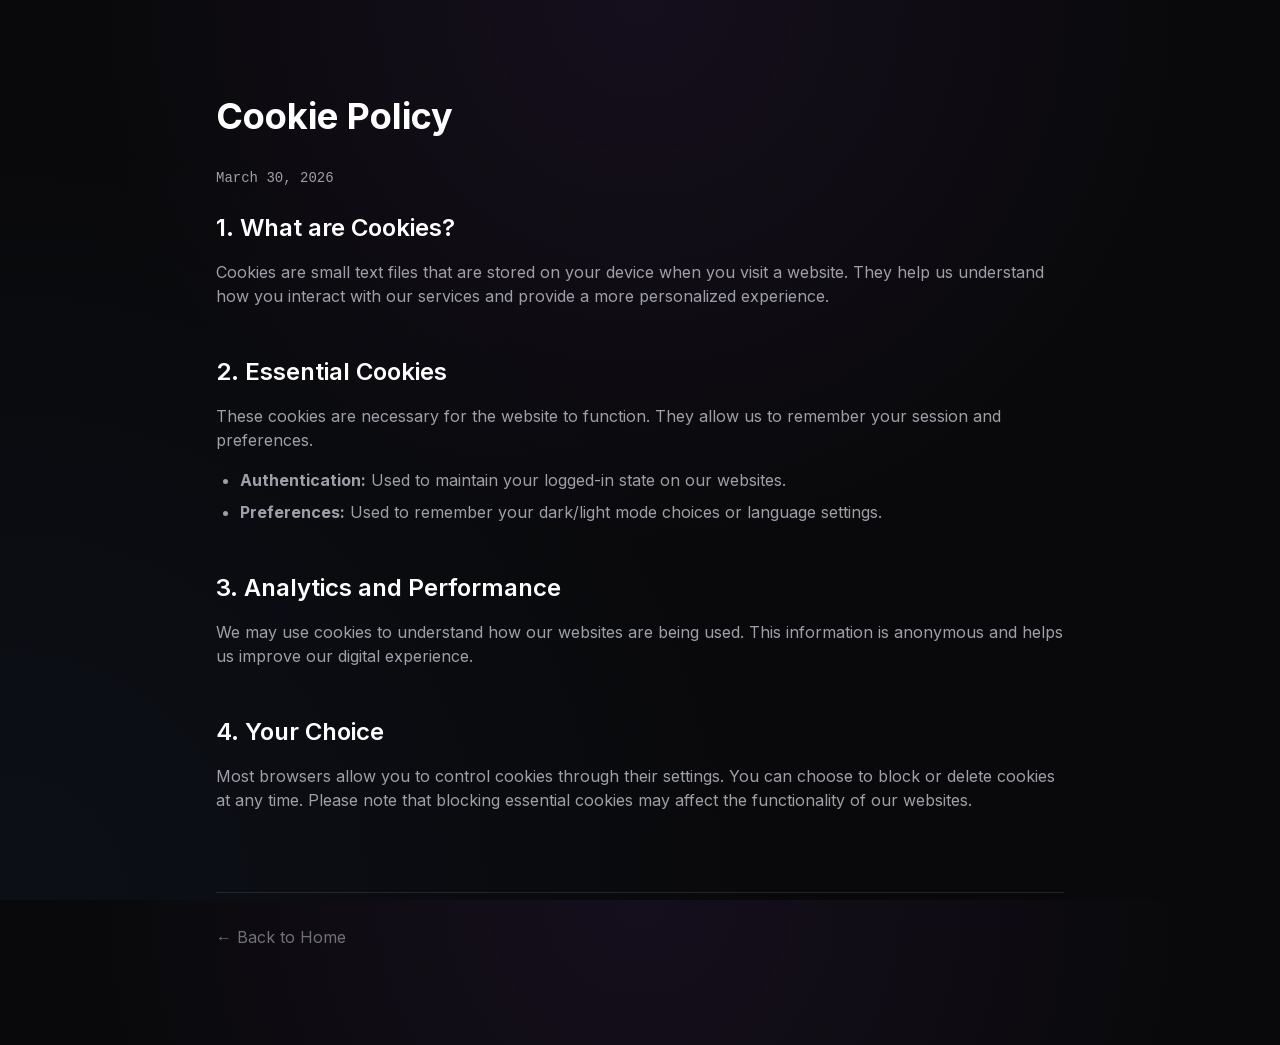
<file: legal/cookie-policy/index.html>
<!DOCTYPE html><html lang="en" class="dark h-full antialiased scroll-smooth"><head><meta charSet="utf-8"/><meta name="viewport" content="width=device-width, initial-scale=1"/><link rel="preload" href="/_next/static/media/83afe278b6a6bb3c-s.p.0q-301v4kxxnr.woff2" as="font" crossorigin="" type="font/woff2"/><link rel="stylesheet" href="/_next/static/chunks/01-iprgk2ocip.css" data-precedence="next"/><link rel="preload" as="script" fetchPriority="low" href="/_next/static/chunks/11qk_vpw_zwkf.js"/><script src="/_next/static/chunks/0dgq26a5_oy.a.js" async=""></script><script src="/_next/static/chunks/0h4bq73pogmtb.js" async=""></script><script src="/_next/static/chunks/0i~93fld3ugu2.js" async=""></script><script src="/_next/static/chunks/turbopack-0aruis-_d_bd6.js" async=""></script><script src="/_next/static/chunks/01xlw8hd842-c.js" async=""></script><script src="/_next/static/chunks/0d3shmwh5_nmn.js" async=""></script><meta name="next-size-adjust" content=""/><title>Shaadow Platforms | The Digital Venture Lab</title><meta name="description" content="Creating the next generation of social-private apps. Home of Boofer and FavTunes. Privacy-first, high-performance digital solutions."/><meta name="keywords" content="Shaadow Platforms,Boofer,FavTunes,Privacy Chat,Ad-free Music"/><meta property="og:title" content="Shaadow Platforms"/><meta property="og:description" content="Shaping the future of digital connectivity."/><meta property="og:image" content="https://shaadowapp.github.io/assets/shaadow_real_logo.png"/><meta name="twitter:card" content="summary_large_image"/><meta name="twitter:title" content="Shaadow Platforms"/><meta name="twitter:description" content="Shaping the future of digital connectivity."/><meta name="twitter:image" content="https://shaadowapp.github.io/assets/shaadow_real_logo.png"/><link rel="icon" href="/favicon.ico?favicon.0x3dzn~oxb6tn.ico" sizes="256x256" type="image/x-icon"/><link rel="icon" href="/icon.png?icon.00zk_hnh~eq~n.png" sizes="500x500" type="image/png"/><script src="/_next/static/chunks/03~yq9q893hmn.js" noModule=""></script></head><body class="inter_5972bc34-module__OU16Qa__className bg-zinc-950 text-zinc-100 flex flex-col min-h-screen"><div hidden=""><!--$--><!--/$--></div><article class="max-w-4xl mx-auto py-24 px-6 prose prose-invert prose-purple text-zinc-400"><h1 class="text-4xl capitalize font-bold mb-8 text-white">Cookie Policy</h1><p class="mb-6 font-mono text-sm">March 30, 2026</p><section class="mb-12"><h2 class="text-2xl font-semibold mb-4 text-white">1. What are Cookies?</h2><p>Cookies are small text files that are stored on your device when you visit a website. They help us understand how you interact with our services and provide a more personalized experience.</p></section><section class="mb-12"><h2 class="text-2xl font-semibold mb-4 text-white">2. Essential Cookies</h2><p>These cookies are necessary for the website to function. They allow us to remember your session and preferences.</p><ul class="list-disc pl-6 mt-4 space-y-2"><li><strong>Authentication:</strong> Used to maintain your logged-in state on our websites.</li><li><strong>Preferences:</strong> Used to remember your dark/light mode choices or language settings.</li></ul></section><section class="mb-12"><h2 class="text-2xl font-semibold mb-4 text-white">3. Analytics and Performance</h2><p>We may use cookies to understand how our websites are being used. This information is anonymous and helps us improve our digital experience.</p></section><section class="mb-12"><h2 class="text-2xl font-semibold mb-4 text-white">4. Your Choice</h2><p>Most browsers allow you to control cookies through their settings. You can choose to block or delete cookies at any time. Please note that blocking essential cookies may affect the functionality of our websites.</p></section><div class="mt-20 pt-8 border-t border-white/10"><a href="/" class="text-zinc-500 hover:text-white transition-colors">← Back to Home</a></div></article><!--$--><!--/$--><script src="/_next/static/chunks/11qk_vpw_zwkf.js" id="_R_" async=""></script><script>(self.__next_f=self.__next_f||[]).push([0])</script><script>self.__next_f.push([1,"1:\"$Sreact.fragment\"\n2:I[39756,[\"/_next/static/chunks/01xlw8hd842-c.js\",\"/_next/static/chunks/0d3shmwh5_nmn.js\"],\"default\"]\n3:I[37457,[\"/_next/static/chunks/01xlw8hd842-c.js\",\"/_next/static/chunks/0d3shmwh5_nmn.js\"],\"default\"]\n9:I[68027,[\"/_next/static/chunks/01xlw8hd842-c.js\",\"/_next/static/chunks/0d3shmwh5_nmn.js\"],\"default\",1]\n:HL[\"/_next/static/chunks/01-iprgk2ocip.css\",\"style\"]\n:HL[\"/_next/static/media/83afe278b6a6bb3c-s.p.0q-301v4kxxnr.woff2\",\"font\",{\"crossOrigin\":\"\",\"type\":\"font/woff2\"}]\n"])</script><script>self.__next_f.push([1,"0:{\"P\":null,\"c\":[\"\",\"legal\",\"cookie-policy\",\"\"],\"q\":\"\",\"i\":false,\"f\":[[[\"\",{\"children\":[\"legal\",{\"children\":[\"cookie-policy\",{\"children\":[\"__PAGE__\",{}]}]}]},\"$undefined\",\"$undefined\",16],[[\"$\",\"$1\",\"c\",{\"children\":[[[\"$\",\"link\",\"0\",{\"rel\":\"stylesheet\",\"href\":\"/_next/static/chunks/01-iprgk2ocip.css\",\"precedence\":\"next\",\"crossOrigin\":\"$undefined\",\"nonce\":\"$undefined\"}],[\"$\",\"script\",\"script-0\",{\"src\":\"/_next/static/chunks/01xlw8hd842-c.js\",\"async\":true,\"nonce\":\"$undefined\"}],[\"$\",\"script\",\"script-1\",{\"src\":\"/_next/static/chunks/0d3shmwh5_nmn.js\",\"async\":true,\"nonce\":\"$undefined\"}]],[\"$\",\"html\",null,{\"lang\":\"en\",\"className\":\"dark h-full antialiased scroll-smooth\",\"children\":[\"$\",\"body\",null,{\"className\":\"inter_5972bc34-module__OU16Qa__className bg-zinc-950 text-zinc-100 flex flex-col min-h-screen\",\"children\":[\"$\",\"$L2\",null,{\"parallelRouterKey\":\"children\",\"error\":\"$undefined\",\"errorStyles\":\"$undefined\",\"errorScripts\":\"$undefined\",\"template\":[\"$\",\"$L3\",null,{}],\"templateStyles\":\"$undefined\",\"templateScripts\":\"$undefined\",\"notFound\":[[[\"$\",\"title\",null,{\"children\":\"404: This page could not be found.\"}],[\"$\",\"div\",null,{\"style\":{\"fontFamily\":\"system-ui,\\\"Segoe UI\\\",Roboto,Helvetica,Arial,sans-serif,\\\"Apple Color Emoji\\\",\\\"Segoe UI Emoji\\\"\",\"height\":\"100vh\",\"textAlign\":\"center\",\"display\":\"flex\",\"flexDirection\":\"column\",\"alignItems\":\"center\",\"justifyContent\":\"center\"},\"children\":[\"$\",\"div\",null,{\"children\":[[\"$\",\"style\",null,{\"dangerouslySetInnerHTML\":{\"__html\":\"body{color:#000;background:#fff;margin:0}.next-error-h1{border-right:1px solid rgba(0,0,0,.3)}@media (prefers-color-scheme:dark){body{color:#fff;background:#000}.next-error-h1{border-right:1px solid rgba(255,255,255,.3)}}\"}}],[\"$\",\"h1\",null,{\"className\":\"next-error-h1\",\"style\":{\"display\":\"inline-block\",\"margin\":\"0 20px 0 0\",\"padding\":\"0 23px 0 0\",\"fontSize\":24,\"fontWeight\":500,\"verticalAlign\":\"top\",\"lineHeight\":\"49px\"},\"children\":404}],[\"$\",\"div\",null,{\"style\":{\"display\":\"inline-block\"},\"children\":[\"$\",\"h2\",null,{\"style\":{\"fontSize\":14,\"fontWeight\":400,\"lineHeight\":\"49px\",\"margin\":0},\"children\":\"This page could not be found.\"}]}]]}]}]],[]],\"forbidden\":\"$undefined\",\"unauthorized\":\"$undefined\"}]}]}]]}],{\"children\":[[\"$\",\"$1\",\"c\",{\"children\":[null,[\"$\",\"$L2\",null,{\"parallelRouterKey\":\"children\",\"error\":\"$undefined\",\"errorStyles\":\"$undefined\",\"errorScripts\":\"$undefined\",\"template\":[\"$\",\"$L3\",null,{}],\"templateStyles\":\"$undefined\",\"templateScripts\":\"$undefined\",\"notFound\":\"$undefined\",\"forbidden\":\"$undefined\",\"unauthorized\":\"$undefined\"}]]}],{\"children\":[[\"$\",\"$1\",\"c\",{\"children\":[null,[\"$\",\"$L2\",null,{\"parallelRouterKey\":\"children\",\"error\":\"$undefined\",\"errorStyles\":\"$undefined\",\"errorScripts\":\"$undefined\",\"template\":[\"$\",\"$L3\",null,{}],\"templateStyles\":\"$undefined\",\"templateScripts\":\"$undefined\",\"notFound\":\"$undefined\",\"forbidden\":\"$undefined\",\"unauthorized\":\"$undefined\"}]]}],{\"children\":[[\"$\",\"$1\",\"c\",{\"children\":[[\"$\",\"article\",null,{\"className\":\"max-w-4xl mx-auto py-24 px-6 prose prose-invert prose-purple text-zinc-400\",\"children\":[[\"$\",\"h1\",null,{\"className\":\"text-4xl capitalize font-bold mb-8 text-white\",\"children\":\"Cookie Policy\"}],[\"$\",\"p\",null,{\"className\":\"mb-6 font-mono text-sm\",\"children\":\"March 30, 2026\"}],[\"$\",\"section\",null,{\"className\":\"mb-12\",\"children\":[[\"$\",\"h2\",null,{\"className\":\"text-2xl font-semibold mb-4 text-white\",\"children\":\"1. What are Cookies?\"}],[\"$\",\"p\",null,{\"children\":\"Cookies are small text files that are stored on your device when you visit a website. They help us understand how you interact with our services and provide a more personalized experience.\"}]]}],[\"$\",\"section\",null,{\"className\":\"mb-12\",\"children\":[[\"$\",\"h2\",null,{\"className\":\"text-2xl font-semibold mb-4 text-white\",\"children\":\"2. Essential Cookies\"}],[\"$\",\"p\",null,{\"children\":\"These cookies are necessary for the website to function. They allow us to remember your session and preferences.\"}],[\"$\",\"ul\",null,{\"className\":\"list-disc pl-6 mt-4 space-y-2\",\"children\":[[\"$\",\"li\",null,{\"children\":[[\"$\",\"strong\",null,{\"children\":\"Authentication:\"}],\" Used to maintain your logged-in state on our websites.\"]}],[\"$\",\"li\",null,{\"children\":[[\"$\",\"strong\",null,{\"children\":\"Preferences:\"}],\" Used to remember your dark/light mode choices or language settings.\"]}]]}]]}],[\"$\",\"section\",null,{\"className\":\"mb-12\",\"children\":[[\"$\",\"h2\",null,{\"className\":\"text-2xl font-semibold mb-4 text-white\",\"children\":\"3. Analytics and Performance\"}],[\"$\",\"p\",null,{\"children\":\"We may use cookies to understand how our websites are being used. This information is anonymous and helps us improve our digital experience.\"}]]}],[\"$\",\"section\",null,{\"className\":\"mb-12\",\"children\":[[\"$\",\"h2\",null,{\"className\":\"text-2xl font-semibold mb-4 text-white\",\"children\":\"4. Your Choice\"}],\"$L4\"]}],\"$L5\"]}],null,\"$L6\"]}],{},null,false,null]},null,false,\"$@7\"]},null,false,\"$@7\"]},null,false,null],\"$L8\",false]],\"m\":\"$undefined\",\"G\":[\"$9\",[\"$La\"]],\"S\":true,\"h\":null,\"s\":\"$undefined\",\"l\":\"$undefined\",\"p\":\"$undefined\",\"d\":\"$undefined\",\"b\":\"P6NDq7RVi_7_PI3H2RUX2\"}\n"])</script><script>self.__next_f.push([1,"b:I[97367,[\"/_next/static/chunks/01xlw8hd842-c.js\",\"/_next/static/chunks/0d3shmwh5_nmn.js\"],\"OutletBoundary\"]\nc:\"$Sreact.suspense\"\nf:I[97367,[\"/_next/static/chunks/01xlw8hd842-c.js\",\"/_next/static/chunks/0d3shmwh5_nmn.js\"],\"ViewportBoundary\"]\n11:I[97367,[\"/_next/static/chunks/01xlw8hd842-c.js\",\"/_next/static/chunks/0d3shmwh5_nmn.js\"],\"MetadataBoundary\"]\n4:[\"$\",\"p\",null,{\"children\":\"Most browsers allow you to control cookies through their settings. You can choose to block or delete cookies at any time. Please note that blocking essential cookies may affect the functionality of our websites.\"}]\n5:[\"$\",\"div\",null,{\"className\":\"mt-20 pt-8 border-t border-white/10\",\"children\":[\"$\",\"a\",null,{\"href\":\"/\",\"className\":\"text-zinc-500 hover:text-white transition-colors\",\"children\":\"← Back to Home\"}]}]\n6:[\"$\",\"$Lb\",null,{\"children\":[\"$\",\"$c\",null,{\"name\":\"Next.MetadataOutlet\",\"children\":\"$@d\"}]}]\ne:[]\n7:\"$We\"\n8:[\"$\",\"$1\",\"h\",{\"children\":[null,[\"$\",\"$Lf\",null,{\"children\":\"$L10\"}],[\"$\",\"div\",null,{\"hidden\":true,\"children\":[\"$\",\"$L11\",null,{\"children\":[\"$\",\"$c\",null,{\"name\":\"Next.Metadata\",\"children\":\"$L12\"}]}]}],[\"$\",\"meta\",null,{\"name\":\"next-size-adjust\",\"content\":\"\"}]]}]\na:[\"$\",\"link\",\"0\",{\"rel\":\"stylesheet\",\"href\":\"/_next/static/chunks/01-iprgk2ocip.css\",\"precedence\":\"next\",\"crossOrigin\":\"$undefined\",\"nonce\":\"$undefined\"}]\n"])</script><script>self.__next_f.push([1,"10:[[\"$\",\"meta\",\"0\",{\"charSet\":\"utf-8\"}],[\"$\",\"meta\",\"1\",{\"name\":\"viewport\",\"content\":\"width=device-width, initial-scale=1\"}]]\n"])</script><script>self.__next_f.push([1,"13:I[27201,[\"/_next/static/chunks/01xlw8hd842-c.js\",\"/_next/static/chunks/0d3shmwh5_nmn.js\"],\"IconMark\"]\nd:null\n12:[[\"$\",\"title\",\"0\",{\"children\":\"Shaadow Platforms | The Digital Venture Lab\"}],[\"$\",\"meta\",\"1\",{\"name\":\"description\",\"content\":\"Creating the next generation of social-private apps. Home of Boofer and FavTunes. Privacy-first, high-performance digital solutions.\"}],[\"$\",\"meta\",\"2\",{\"name\":\"keywords\",\"content\":\"Shaadow Platforms,Boofer,FavTunes,Privacy Chat,Ad-free Music\"}],[\"$\",\"meta\",\"3\",{\"property\":\"og:title\",\"content\":\"Shaadow Platforms\"}],[\"$\",\"meta\",\"4\",{\"property\":\"og:description\",\"content\":\"Shaping the future of digital connectivity.\"}],[\"$\",\"meta\",\"5\",{\"property\":\"og:image\",\"content\":\"https://shaadowapp.github.io/assets/shaadow_real_logo.png\"}],[\"$\",\"meta\",\"6\",{\"name\":\"twitter:card\",\"content\":\"summary_large_image\"}],[\"$\",\"meta\",\"7\",{\"name\":\"twitter:title\",\"content\":\"Shaadow Platforms\"}],[\"$\",\"meta\",\"8\",{\"name\":\"twitter:description\",\"content\":\"Shaping the future of digital connectivity.\"}],[\"$\",\"meta\",\"9\",{\"name\":\"twitter:image\",\"content\":\"https://shaadowapp.github.io/assets/shaadow_real_logo.png\"}],[\"$\",\"link\",\"10\",{\"rel\":\"icon\",\"href\":\"/favicon.ico?favicon.0x3dzn~oxb6tn.ico\",\"sizes\":\"256x256\",\"type\":\"image/x-icon\"}],[\"$\",\"link\",\"11\",{\"rel\":\"icon\",\"href\":\"/icon.png?icon.00zk_hnh~eq~n.png\",\"sizes\":\"500x500\",\"type\":\"image/png\"}],[\"$\",\"$L13\",\"12\",{}]]\n"])</script></body></html>
</file>
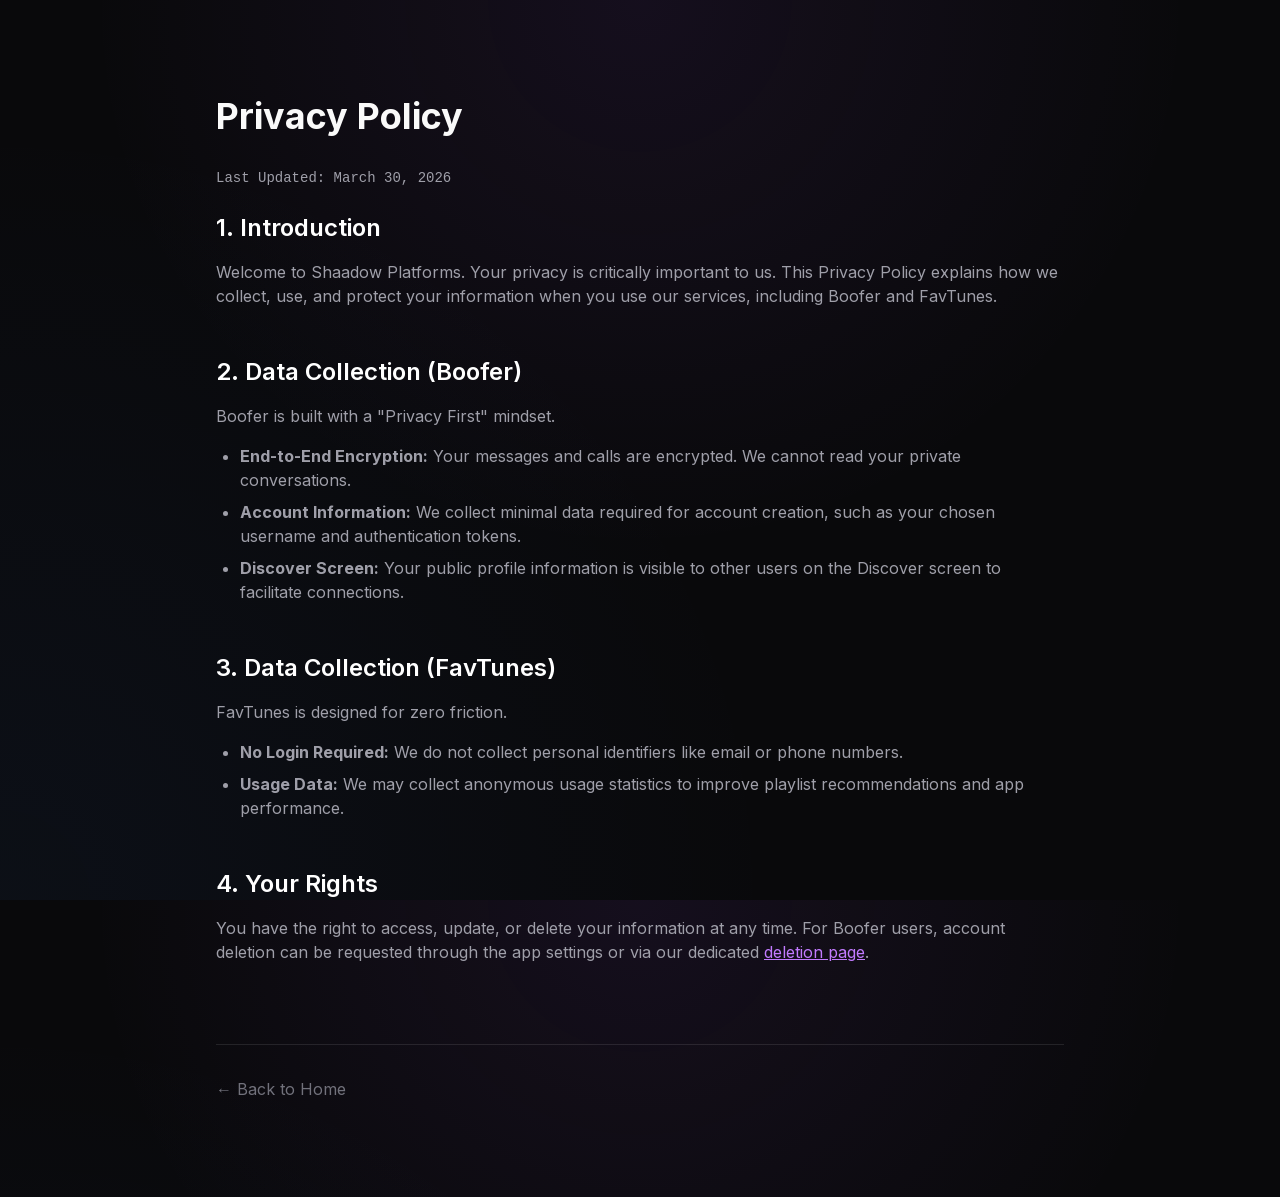
<file: legal/privacy-policy/index.html>
<!DOCTYPE html><html lang="en" class="dark h-full antialiased scroll-smooth"><head><meta charSet="utf-8"/><meta name="viewport" content="width=device-width, initial-scale=1"/><link rel="preload" href="/_next/static/media/83afe278b6a6bb3c-s.p.0q-301v4kxxnr.woff2" as="font" crossorigin="" type="font/woff2"/><link rel="stylesheet" href="/_next/static/chunks/01-iprgk2ocip.css" data-precedence="next"/><link rel="preload" as="script" fetchPriority="low" href="/_next/static/chunks/11qk_vpw_zwkf.js"/><script src="/_next/static/chunks/0dgq26a5_oy.a.js" async=""></script><script src="/_next/static/chunks/0h4bq73pogmtb.js" async=""></script><script src="/_next/static/chunks/0i~93fld3ugu2.js" async=""></script><script src="/_next/static/chunks/turbopack-0aruis-_d_bd6.js" async=""></script><script src="/_next/static/chunks/01xlw8hd842-c.js" async=""></script><script src="/_next/static/chunks/0d3shmwh5_nmn.js" async=""></script><meta name="next-size-adjust" content=""/><title>Shaadow Platforms | The Digital Venture Lab</title><meta name="description" content="Creating the next generation of social-private apps. Home of Boofer and FavTunes. Privacy-first, high-performance digital solutions."/><meta name="keywords" content="Shaadow Platforms,Boofer,FavTunes,Privacy Chat,Ad-free Music"/><meta property="og:title" content="Shaadow Platforms"/><meta property="og:description" content="Shaping the future of digital connectivity."/><meta property="og:image" content="https://shaadowapp.github.io/assets/shaadow_real_logo.png"/><meta name="twitter:card" content="summary_large_image"/><meta name="twitter:title" content="Shaadow Platforms"/><meta name="twitter:description" content="Shaping the future of digital connectivity."/><meta name="twitter:image" content="https://shaadowapp.github.io/assets/shaadow_real_logo.png"/><link rel="icon" href="/favicon.ico?favicon.0x3dzn~oxb6tn.ico" sizes="256x256" type="image/x-icon"/><link rel="icon" href="/icon.png?icon.00zk_hnh~eq~n.png" sizes="500x500" type="image/png"/><script src="/_next/static/chunks/03~yq9q893hmn.js" noModule=""></script></head><body class="inter_5972bc34-module__OU16Qa__className bg-zinc-950 text-zinc-100 flex flex-col min-h-screen"><div hidden=""><!--$--><!--/$--></div><article class="max-w-4xl mx-auto py-24 px-6 prose prose-invert prose-purple"><h1 class="text-4xl font-bold mb-8">Privacy Policy</h1><p class="text-zinc-400 mb-6 font-mono text-sm">Last Updated: March 30, 2026</p><section class="mb-12"><h2 class="text-2xl font-semibold mb-4 text-white">1. Introduction</h2><p class="text-zinc-400">Welcome to Shaadow Platforms. Your privacy is critically important to us. This Privacy Policy explains how we collect, use, and protect your information when you use our services, including Boofer and FavTunes.</p></section><section class="mb-12"><h2 class="text-2xl font-semibold mb-4 text-white">2. Data Collection (Boofer)</h2><p class="text-zinc-400">Boofer is built with a &quot;Privacy First&quot; mindset.</p><ul class="list-disc pl-6 text-zinc-400 mt-4 space-y-2"><li><strong>End-to-End Encryption:</strong> Your messages and calls are encrypted. We cannot read your private conversations.</li><li><strong>Account Information:</strong> We collect minimal data required for account creation, such as your chosen username and authentication tokens.</li><li><strong>Discover Screen:</strong> Your public profile information is visible to other users on the Discover screen to facilitate connections.</li></ul></section><section class="mb-12"><h2 class="text-2xl font-semibold mb-4 text-white">3. Data Collection (FavTunes)</h2><p class="text-zinc-400">FavTunes is designed for zero friction.</p><ul class="list-disc pl-6 text-zinc-400 mt-4 space-y-2"><li><strong>No Login Required:</strong> We do not collect personal identifiers like email or phone numbers.</li><li><strong>Usage Data:</strong> We may collect anonymous usage statistics to improve playlist recommendations and app performance.</li></ul></section><section class="mb-12"><h2 class="text-2xl font-semibold mb-4 text-white">4. Your Rights</h2><p class="text-zinc-400">You have the right to access, update, or delete your information at any time. For Boofer users, account deletion can be requested through the app settings or via our dedicated <a href="/delete-account" class="text-purple-400 underline">deletion page</a>.</p></section><div class="mt-20 pt-8 border-t border-white/10"><a href="/" class="text-zinc-500 hover:text-white transition-colors flex items-center gap-2">← Back to Home</a></div></article><!--$--><!--/$--><script src="/_next/static/chunks/11qk_vpw_zwkf.js" id="_R_" async=""></script><script>(self.__next_f=self.__next_f||[]).push([0])</script><script>self.__next_f.push([1,"1:\"$Sreact.fragment\"\n2:I[39756,[\"/_next/static/chunks/01xlw8hd842-c.js\",\"/_next/static/chunks/0d3shmwh5_nmn.js\"],\"default\"]\n3:I[37457,[\"/_next/static/chunks/01xlw8hd842-c.js\",\"/_next/static/chunks/0d3shmwh5_nmn.js\"],\"default\"]\nb:I[68027,[\"/_next/static/chunks/01xlw8hd842-c.js\",\"/_next/static/chunks/0d3shmwh5_nmn.js\"],\"default\",1]\n:HL[\"/_next/static/chunks/01-iprgk2ocip.css\",\"style\"]\n:HL[\"/_next/static/media/83afe278b6a6bb3c-s.p.0q-301v4kxxnr.woff2\",\"font\",{\"crossOrigin\":\"\",\"type\":\"font/woff2\"}]\n"])</script><script>self.__next_f.push([1,"0:{\"P\":null,\"c\":[\"\",\"legal\",\"privacy-policy\",\"\"],\"q\":\"\",\"i\":false,\"f\":[[[\"\",{\"children\":[\"legal\",{\"children\":[\"privacy-policy\",{\"children\":[\"__PAGE__\",{}]}]}]},\"$undefined\",\"$undefined\",16],[[\"$\",\"$1\",\"c\",{\"children\":[[[\"$\",\"link\",\"0\",{\"rel\":\"stylesheet\",\"href\":\"/_next/static/chunks/01-iprgk2ocip.css\",\"precedence\":\"next\",\"crossOrigin\":\"$undefined\",\"nonce\":\"$undefined\"}],[\"$\",\"script\",\"script-0\",{\"src\":\"/_next/static/chunks/01xlw8hd842-c.js\",\"async\":true,\"nonce\":\"$undefined\"}],[\"$\",\"script\",\"script-1\",{\"src\":\"/_next/static/chunks/0d3shmwh5_nmn.js\",\"async\":true,\"nonce\":\"$undefined\"}]],[\"$\",\"html\",null,{\"lang\":\"en\",\"className\":\"dark h-full antialiased scroll-smooth\",\"children\":[\"$\",\"body\",null,{\"className\":\"inter_5972bc34-module__OU16Qa__className bg-zinc-950 text-zinc-100 flex flex-col min-h-screen\",\"children\":[\"$\",\"$L2\",null,{\"parallelRouterKey\":\"children\",\"error\":\"$undefined\",\"errorStyles\":\"$undefined\",\"errorScripts\":\"$undefined\",\"template\":[\"$\",\"$L3\",null,{}],\"templateStyles\":\"$undefined\",\"templateScripts\":\"$undefined\",\"notFound\":[[[\"$\",\"title\",null,{\"children\":\"404: This page could not be found.\"}],[\"$\",\"div\",null,{\"style\":{\"fontFamily\":\"system-ui,\\\"Segoe UI\\\",Roboto,Helvetica,Arial,sans-serif,\\\"Apple Color Emoji\\\",\\\"Segoe UI Emoji\\\"\",\"height\":\"100vh\",\"textAlign\":\"center\",\"display\":\"flex\",\"flexDirection\":\"column\",\"alignItems\":\"center\",\"justifyContent\":\"center\"},\"children\":[\"$\",\"div\",null,{\"children\":[[\"$\",\"style\",null,{\"dangerouslySetInnerHTML\":{\"__html\":\"body{color:#000;background:#fff;margin:0}.next-error-h1{border-right:1px solid rgba(0,0,0,.3)}@media (prefers-color-scheme:dark){body{color:#fff;background:#000}.next-error-h1{border-right:1px solid rgba(255,255,255,.3)}}\"}}],[\"$\",\"h1\",null,{\"className\":\"next-error-h1\",\"style\":{\"display\":\"inline-block\",\"margin\":\"0 20px 0 0\",\"padding\":\"0 23px 0 0\",\"fontSize\":24,\"fontWeight\":500,\"verticalAlign\":\"top\",\"lineHeight\":\"49px\"},\"children\":404}],[\"$\",\"div\",null,{\"style\":{\"display\":\"inline-block\"},\"children\":[\"$\",\"h2\",null,{\"style\":{\"fontSize\":14,\"fontWeight\":400,\"lineHeight\":\"49px\",\"margin\":0},\"children\":\"This page could not be found.\"}]}]]}]}]],[]],\"forbidden\":\"$undefined\",\"unauthorized\":\"$undefined\"}]}]}]]}],{\"children\":[[\"$\",\"$1\",\"c\",{\"children\":[null,[\"$\",\"$L2\",null,{\"parallelRouterKey\":\"children\",\"error\":\"$undefined\",\"errorStyles\":\"$undefined\",\"errorScripts\":\"$undefined\",\"template\":[\"$\",\"$L3\",null,{}],\"templateStyles\":\"$undefined\",\"templateScripts\":\"$undefined\",\"notFound\":\"$undefined\",\"forbidden\":\"$undefined\",\"unauthorized\":\"$undefined\"}]]}],{\"children\":[[\"$\",\"$1\",\"c\",{\"children\":[null,[\"$\",\"$L2\",null,{\"parallelRouterKey\":\"children\",\"error\":\"$undefined\",\"errorStyles\":\"$undefined\",\"errorScripts\":\"$undefined\",\"template\":[\"$\",\"$L3\",null,{}],\"templateStyles\":\"$undefined\",\"templateScripts\":\"$undefined\",\"notFound\":\"$undefined\",\"forbidden\":\"$undefined\",\"unauthorized\":\"$undefined\"}]]}],{\"children\":[[\"$\",\"$1\",\"c\",{\"children\":[[\"$\",\"article\",null,{\"className\":\"max-w-4xl mx-auto py-24 px-6 prose prose-invert prose-purple\",\"children\":[[\"$\",\"h1\",null,{\"className\":\"text-4xl font-bold mb-8\",\"children\":\"Privacy Policy\"}],[\"$\",\"p\",null,{\"className\":\"text-zinc-400 mb-6 font-mono text-sm\",\"children\":\"Last Updated: March 30, 2026\"}],[\"$\",\"section\",null,{\"className\":\"mb-12\",\"children\":[[\"$\",\"h2\",null,{\"className\":\"text-2xl font-semibold mb-4 text-white\",\"children\":\"1. Introduction\"}],[\"$\",\"p\",null,{\"className\":\"text-zinc-400\",\"children\":\"Welcome to Shaadow Platforms. Your privacy is critically important to us. This Privacy Policy explains how we collect, use, and protect your information when you use our services, including Boofer and FavTunes.\"}]]}],[\"$\",\"section\",null,{\"className\":\"mb-12\",\"children\":[[\"$\",\"h2\",null,{\"className\":\"text-2xl font-semibold mb-4 text-white\",\"children\":\"2. Data Collection (Boofer)\"}],[\"$\",\"p\",null,{\"className\":\"text-zinc-400\",\"children\":\"Boofer is built with a \\\"Privacy First\\\" mindset.\"}],[\"$\",\"ul\",null,{\"className\":\"list-disc pl-6 text-zinc-400 mt-4 space-y-2\",\"children\":[[\"$\",\"li\",null,{\"children\":[[\"$\",\"strong\",null,{\"children\":\"End-to-End Encryption:\"}],\" Your messages and calls are encrypted. We cannot read your private conversations.\"]}],[\"$\",\"li\",null,{\"children\":[[\"$\",\"strong\",null,{\"children\":\"Account Information:\"}],\" We collect minimal data required for account creation, such as your chosen username and authentication tokens.\"]}],[\"$\",\"li\",null,{\"children\":[[\"$\",\"strong\",null,{\"children\":\"Discover Screen:\"}],\" Your public profile information is visible to other users on the Discover screen to facilitate connections.\"]}]]}]]}],[\"$\",\"section\",null,{\"className\":\"mb-12\",\"children\":[[\"$\",\"h2\",null,{\"className\":\"text-2xl font-semibold mb-4 text-white\",\"children\":\"3. Data Collection (FavTunes)\"}],\"$L4\",\"$L5\"]}],\"$L6\",\"$L7\"]}],null,\"$L8\"]}],{},null,false,null]},null,false,\"$@9\"]},null,false,\"$@9\"]},null,false,null],\"$La\",false]],\"m\":\"$undefined\",\"G\":[\"$b\",[\"$Lc\"]],\"S\":true,\"h\":null,\"s\":\"$undefined\",\"l\":\"$undefined\",\"p\":\"$undefined\",\"d\":\"$undefined\",\"b\":\"P6NDq7RVi_7_PI3H2RUX2\"}\n"])</script><script>self.__next_f.push([1,"d:I[97367,[\"/_next/static/chunks/01xlw8hd842-c.js\",\"/_next/static/chunks/0d3shmwh5_nmn.js\"],\"OutletBoundary\"]\ne:\"$Sreact.suspense\"\n11:I[97367,[\"/_next/static/chunks/01xlw8hd842-c.js\",\"/_next/static/chunks/0d3shmwh5_nmn.js\"],\"ViewportBoundary\"]\n13:I[97367,[\"/_next/static/chunks/01xlw8hd842-c.js\",\"/_next/static/chunks/0d3shmwh5_nmn.js\"],\"MetadataBoundary\"]\n4:[\"$\",\"p\",null,{\"className\":\"text-zinc-400\",\"children\":\"FavTunes is designed for zero friction.\"}]\n5:[\"$\",\"ul\",null,{\"className\":\"list-disc pl-6 text-zinc-400 mt-4 space-y-2\",\"children\":[[\"$\",\"li\",null,{\"children\":[[\"$\",\"strong\",null,{\"children\":\"No Login Required:\"}],\" We do not collect personal identifiers like email or phone numbers.\"]}],[\"$\",\"li\",null,{\"children\":[[\"$\",\"strong\",null,{\"children\":\"Usage Data:\"}],\" We may collect anonymous usage statistics to improve playlist recommendations and app performance.\"]}]]}]\n6:[\"$\",\"section\",null,{\"className\":\"mb-12\",\"children\":[[\"$\",\"h2\",null,{\"className\":\"text-2xl font-semibold mb-4 text-white\",\"children\":\"4. Your Rights\"}],[\"$\",\"p\",null,{\"className\":\"text-zinc-400\",\"children\":[\"You have the right to access, update, or delete your information at any time. For Boofer users, account deletion can be requested through the app settings or via our dedicated \",[\"$\",\"a\",null,{\"href\":\"/delete-account\",\"className\":\"text-purple-400 underline\",\"children\":\"deletion page\"}],\".\"]}]]}]\n7:[\"$\",\"div\",null,{\"className\":\"mt-20 pt-8 border-t border-white/10\",\"children\":[\"$\",\"a\",null,{\"href\":\"/\",\"className\":\"text-zinc-500 hover:text-white transition-colors flex items-center gap-2\",\"children\":\"← Back to Home\"}]}]\n8:[\"$\",\"$Ld\",null,{\"children\":[\"$\",\"$e\",null,{\"name\":\"Next.MetadataOutlet\",\"children\":\"$@f\"}]}]\n10:[]\n9:\"$W10\"\na:[\"$\",\"$1\",\"h\",{\"children\":[null,[\"$\",\"$L11\",null,{\"children\":\"$L12\"}],[\"$\",\"div\",null,{\"hidden\":true,\"children\":[\"$\",\"$L13\",null,{\"children\":[\"$\",\"$e\",null,{\"name\":\"Next.Metadata\",\"children\":\"$L14\"}]}]}],[\"$\",\"meta\",null,{\"name\":\"next-size-adjust\",\"content\":\"\"}]]}]\nc:[\"$\",\"link\",\"0\",{\"rel\":\"stylesheet\",\"href\":\"/_next/static/chunks/01-iprgk2ocip.css\",\"precedence\":\"next\",\"crossOrigin\":\"$undefined\",\"nonce\":\"$undefined\"}]\n"])</script><script>self.__next_f.push([1,"12:[[\"$\",\"meta\",\"0\",{\"charSet\":\"utf-8\"}],[\"$\",\"meta\",\"1\",{\"name\":\"viewport\",\"content\":\"width=device-width, initial-scale=1\"}]]\n"])</script><script>self.__next_f.push([1,"15:I[27201,[\"/_next/static/chunks/01xlw8hd842-c.js\",\"/_next/static/chunks/0d3shmwh5_nmn.js\"],\"IconMark\"]\nf:null\n14:[[\"$\",\"title\",\"0\",{\"children\":\"Shaadow Platforms | The Digital Venture Lab\"}],[\"$\",\"meta\",\"1\",{\"name\":\"description\",\"content\":\"Creating the next generation of social-private apps. Home of Boofer and FavTunes. Privacy-first, high-performance digital solutions.\"}],[\"$\",\"meta\",\"2\",{\"name\":\"keywords\",\"content\":\"Shaadow Platforms,Boofer,FavTunes,Privacy Chat,Ad-free Music\"}],[\"$\",\"meta\",\"3\",{\"property\":\"og:title\",\"content\":\"Shaadow Platforms\"}],[\"$\",\"meta\",\"4\",{\"property\":\"og:description\",\"content\":\"Shaping the future of digital connectivity.\"}],[\"$\",\"meta\",\"5\",{\"property\":\"og:image\",\"content\":\"https://shaadowapp.github.io/assets/shaadow_real_logo.png\"}],[\"$\",\"meta\",\"6\",{\"name\":\"twitter:card\",\"content\":\"summary_large_image\"}],[\"$\",\"meta\",\"7\",{\"name\":\"twitter:title\",\"content\":\"Shaadow Platforms\"}],[\"$\",\"meta\",\"8\",{\"name\":\"twitter:description\",\"content\":\"Shaping the future of digital connectivity.\"}],[\"$\",\"meta\",\"9\",{\"name\":\"twitter:image\",\"content\":\"https://shaadowapp.github.io/assets/shaadow_real_logo.png\"}],[\"$\",\"link\",\"10\",{\"rel\":\"icon\",\"href\":\"/favicon.ico?favicon.0x3dzn~oxb6tn.ico\",\"sizes\":\"256x256\",\"type\":\"image/x-icon\"}],[\"$\",\"link\",\"11\",{\"rel\":\"icon\",\"href\":\"/icon.png?icon.00zk_hnh~eq~n.png\",\"sizes\":\"500x500\",\"type\":\"image/png\"}],[\"$\",\"$L15\",\"12\",{}]]\n"])</script></body></html>
</file>
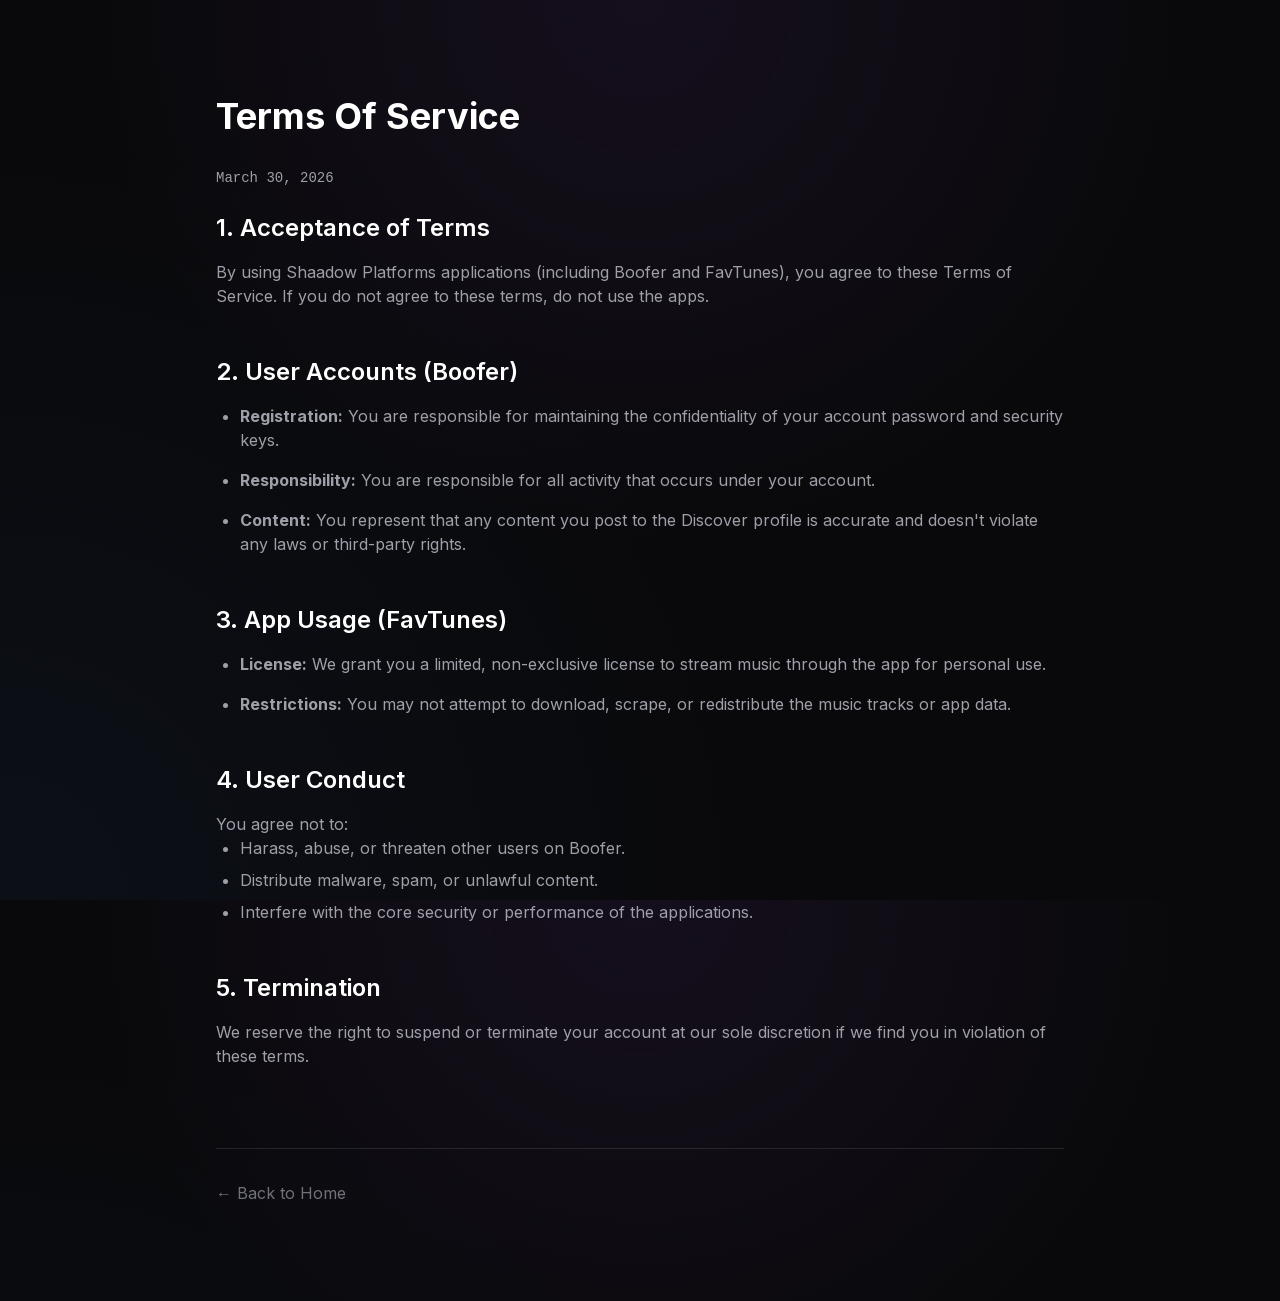
<file: legal/terms-of-service/index.html>
<!DOCTYPE html><html lang="en" class="dark h-full antialiased scroll-smooth"><head><meta charSet="utf-8"/><meta name="viewport" content="width=device-width, initial-scale=1"/><link rel="preload" href="/_next/static/media/83afe278b6a6bb3c-s.p.0q-301v4kxxnr.woff2" as="font" crossorigin="" type="font/woff2"/><link rel="stylesheet" href="/_next/static/chunks/01-iprgk2ocip.css" data-precedence="next"/><link rel="preload" as="script" fetchPriority="low" href="/_next/static/chunks/11qk_vpw_zwkf.js"/><script src="/_next/static/chunks/0dgq26a5_oy.a.js" async=""></script><script src="/_next/static/chunks/0h4bq73pogmtb.js" async=""></script><script src="/_next/static/chunks/0i~93fld3ugu2.js" async=""></script><script src="/_next/static/chunks/turbopack-0aruis-_d_bd6.js" async=""></script><script src="/_next/static/chunks/01xlw8hd842-c.js" async=""></script><script src="/_next/static/chunks/0d3shmwh5_nmn.js" async=""></script><meta name="next-size-adjust" content=""/><title>Shaadow Platforms | The Digital Venture Lab</title><meta name="description" content="Creating the next generation of social-private apps. Home of Boofer and FavTunes. Privacy-first, high-performance digital solutions."/><meta name="keywords" content="Shaadow Platforms,Boofer,FavTunes,Privacy Chat,Ad-free Music"/><meta property="og:title" content="Shaadow Platforms"/><meta property="og:description" content="Shaping the future of digital connectivity."/><meta property="og:image" content="https://shaadowapp.github.io/assets/shaadow_real_logo.png"/><meta name="twitter:card" content="summary_large_image"/><meta name="twitter:title" content="Shaadow Platforms"/><meta name="twitter:description" content="Shaping the future of digital connectivity."/><meta name="twitter:image" content="https://shaadowapp.github.io/assets/shaadow_real_logo.png"/><link rel="icon" href="/favicon.ico?favicon.0x3dzn~oxb6tn.ico" sizes="256x256" type="image/x-icon"/><link rel="icon" href="/icon.png?icon.00zk_hnh~eq~n.png" sizes="500x500" type="image/png"/><script src="/_next/static/chunks/03~yq9q893hmn.js" noModule=""></script></head><body class="inter_5972bc34-module__OU16Qa__className bg-zinc-950 text-zinc-100 flex flex-col min-h-screen"><div hidden=""><!--$--><!--/$--></div><article class="max-w-4xl mx-auto py-24 px-6 prose prose-invert prose-purple text-zinc-400"><h1 class="text-4xl capitalize font-bold mb-8 text-white">Terms of Service</h1><p class="mb-6 font-mono text-sm">March 30, 2026</p><section class="mb-12"><h2 class="text-2xl font-semibold mb-4 text-white">1. Acceptance of Terms</h2><p>By using Shaadow Platforms applications (including Boofer and FavTunes), you agree to these Terms of Service. If you do not agree to these terms, do not use the apps.</p></section><section class="mb-12"><h2 class="text-2xl font-semibold mb-4 text-white">2. User Accounts (Boofer)</h2><ul class="list-disc pl-6 space-y-4"><li><strong>Registration:</strong> You are responsible for maintaining the confidentiality of your account password and security keys.</li><li><strong>Responsibility:</strong> You are responsible for all activity that occurs under your account.</li><li><strong>Content:</strong> You represent that any content you post to the Discover profile is accurate and doesn&#x27;t violate any laws or third-party rights.</li></ul></section><section class="mb-12"><h2 class="text-2xl font-semibold mb-4 text-white">3. App Usage (FavTunes)</h2><ul class="list-disc pl-6 space-y-4"><li><strong>License:</strong> We grant you a limited, non-exclusive license to stream music through the app for personal use.</li><li><strong>Restrictions:</strong> You may not attempt to download, scrape, or redistribute the music tracks or app data.</li></ul></section><section class="mb-12"><h2 class="text-2xl font-semibold mb-4 text-white">4. User Conduct</h2><p>You agree not to:</p><ul class="list-disc pl-6 space-y-2"><li>Harass, abuse, or threaten other users on Boofer.</li><li>Distribute malware, spam, or unlawful content.</li><li>Interfere with the core security or performance of the applications.</li></ul></section><section class="mb-12"><h2 class="text-2xl font-semibold mb-4 text-white">5. Termination</h2><p>We reserve the right to suspend or terminate your account at our sole discretion if we find you in violation of these terms.</p></section><div class="mt-20 pt-8 border-t border-white/10"><a href="/" class="text-zinc-500 hover:text-white transition-colors">← Back to Home</a></div></article><!--$--><!--/$--><script src="/_next/static/chunks/11qk_vpw_zwkf.js" id="_R_" async=""></script><script>(self.__next_f=self.__next_f||[]).push([0])</script><script>self.__next_f.push([1,"1:\"$Sreact.fragment\"\n2:I[39756,[\"/_next/static/chunks/01xlw8hd842-c.js\",\"/_next/static/chunks/0d3shmwh5_nmn.js\"],\"default\"]\n3:I[37457,[\"/_next/static/chunks/01xlw8hd842-c.js\",\"/_next/static/chunks/0d3shmwh5_nmn.js\"],\"default\"]\nb:I[68027,[\"/_next/static/chunks/01xlw8hd842-c.js\",\"/_next/static/chunks/0d3shmwh5_nmn.js\"],\"default\",1]\n:HL[\"/_next/static/chunks/01-iprgk2ocip.css\",\"style\"]\n:HL[\"/_next/static/media/83afe278b6a6bb3c-s.p.0q-301v4kxxnr.woff2\",\"font\",{\"crossOrigin\":\"\",\"type\":\"font/woff2\"}]\n"])</script><script>self.__next_f.push([1,"0:{\"P\":null,\"c\":[\"\",\"legal\",\"terms-of-service\",\"\"],\"q\":\"\",\"i\":false,\"f\":[[[\"\",{\"children\":[\"legal\",{\"children\":[\"terms-of-service\",{\"children\":[\"__PAGE__\",{}]}]}]},\"$undefined\",\"$undefined\",16],[[\"$\",\"$1\",\"c\",{\"children\":[[[\"$\",\"link\",\"0\",{\"rel\":\"stylesheet\",\"href\":\"/_next/static/chunks/01-iprgk2ocip.css\",\"precedence\":\"next\",\"crossOrigin\":\"$undefined\",\"nonce\":\"$undefined\"}],[\"$\",\"script\",\"script-0\",{\"src\":\"/_next/static/chunks/01xlw8hd842-c.js\",\"async\":true,\"nonce\":\"$undefined\"}],[\"$\",\"script\",\"script-1\",{\"src\":\"/_next/static/chunks/0d3shmwh5_nmn.js\",\"async\":true,\"nonce\":\"$undefined\"}]],[\"$\",\"html\",null,{\"lang\":\"en\",\"className\":\"dark h-full antialiased scroll-smooth\",\"children\":[\"$\",\"body\",null,{\"className\":\"inter_5972bc34-module__OU16Qa__className bg-zinc-950 text-zinc-100 flex flex-col min-h-screen\",\"children\":[\"$\",\"$L2\",null,{\"parallelRouterKey\":\"children\",\"error\":\"$undefined\",\"errorStyles\":\"$undefined\",\"errorScripts\":\"$undefined\",\"template\":[\"$\",\"$L3\",null,{}],\"templateStyles\":\"$undefined\",\"templateScripts\":\"$undefined\",\"notFound\":[[[\"$\",\"title\",null,{\"children\":\"404: This page could not be found.\"}],[\"$\",\"div\",null,{\"style\":{\"fontFamily\":\"system-ui,\\\"Segoe UI\\\",Roboto,Helvetica,Arial,sans-serif,\\\"Apple Color Emoji\\\",\\\"Segoe UI Emoji\\\"\",\"height\":\"100vh\",\"textAlign\":\"center\",\"display\":\"flex\",\"flexDirection\":\"column\",\"alignItems\":\"center\",\"justifyContent\":\"center\"},\"children\":[\"$\",\"div\",null,{\"children\":[[\"$\",\"style\",null,{\"dangerouslySetInnerHTML\":{\"__html\":\"body{color:#000;background:#fff;margin:0}.next-error-h1{border-right:1px solid rgba(0,0,0,.3)}@media (prefers-color-scheme:dark){body{color:#fff;background:#000}.next-error-h1{border-right:1px solid rgba(255,255,255,.3)}}\"}}],[\"$\",\"h1\",null,{\"className\":\"next-error-h1\",\"style\":{\"display\":\"inline-block\",\"margin\":\"0 20px 0 0\",\"padding\":\"0 23px 0 0\",\"fontSize\":24,\"fontWeight\":500,\"verticalAlign\":\"top\",\"lineHeight\":\"49px\"},\"children\":404}],[\"$\",\"div\",null,{\"style\":{\"display\":\"inline-block\"},\"children\":[\"$\",\"h2\",null,{\"style\":{\"fontSize\":14,\"fontWeight\":400,\"lineHeight\":\"49px\",\"margin\":0},\"children\":\"This page could not be found.\"}]}]]}]}]],[]],\"forbidden\":\"$undefined\",\"unauthorized\":\"$undefined\"}]}]}]]}],{\"children\":[[\"$\",\"$1\",\"c\",{\"children\":[null,[\"$\",\"$L2\",null,{\"parallelRouterKey\":\"children\",\"error\":\"$undefined\",\"errorStyles\":\"$undefined\",\"errorScripts\":\"$undefined\",\"template\":[\"$\",\"$L3\",null,{}],\"templateStyles\":\"$undefined\",\"templateScripts\":\"$undefined\",\"notFound\":\"$undefined\",\"forbidden\":\"$undefined\",\"unauthorized\":\"$undefined\"}]]}],{\"children\":[[\"$\",\"$1\",\"c\",{\"children\":[null,[\"$\",\"$L2\",null,{\"parallelRouterKey\":\"children\",\"error\":\"$undefined\",\"errorStyles\":\"$undefined\",\"errorScripts\":\"$undefined\",\"template\":[\"$\",\"$L3\",null,{}],\"templateStyles\":\"$undefined\",\"templateScripts\":\"$undefined\",\"notFound\":\"$undefined\",\"forbidden\":\"$undefined\",\"unauthorized\":\"$undefined\"}]]}],{\"children\":[[\"$\",\"$1\",\"c\",{\"children\":[[\"$\",\"article\",null,{\"className\":\"max-w-4xl mx-auto py-24 px-6 prose prose-invert prose-purple text-zinc-400\",\"children\":[[\"$\",\"h1\",null,{\"className\":\"text-4xl capitalize font-bold mb-8 text-white\",\"children\":\"Terms of Service\"}],[\"$\",\"p\",null,{\"className\":\"mb-6 font-mono text-sm\",\"children\":\"March 30, 2026\"}],[\"$\",\"section\",null,{\"className\":\"mb-12\",\"children\":[[\"$\",\"h2\",null,{\"className\":\"text-2xl font-semibold mb-4 text-white\",\"children\":\"1. Acceptance of Terms\"}],[\"$\",\"p\",null,{\"children\":\"By using Shaadow Platforms applications (including Boofer and FavTunes), you agree to these Terms of Service. If you do not agree to these terms, do not use the apps.\"}]]}],[\"$\",\"section\",null,{\"className\":\"mb-12\",\"children\":[[\"$\",\"h2\",null,{\"className\":\"text-2xl font-semibold mb-4 text-white\",\"children\":\"2. User Accounts (Boofer)\"}],[\"$\",\"ul\",null,{\"className\":\"list-disc pl-6 space-y-4\",\"children\":[[\"$\",\"li\",null,{\"children\":[[\"$\",\"strong\",null,{\"children\":\"Registration:\"}],\" You are responsible for maintaining the confidentiality of your account password and security keys.\"]}],[\"$\",\"li\",null,{\"children\":[[\"$\",\"strong\",null,{\"children\":\"Responsibility:\"}],\" You are responsible for all activity that occurs under your account.\"]}],[\"$\",\"li\",null,{\"children\":[[\"$\",\"strong\",null,{\"children\":\"Content:\"}],\" You represent that any content you post to the Discover profile is accurate and doesn't violate any laws or third-party rights.\"]}]]}]]}],[\"$\",\"section\",null,{\"className\":\"mb-12\",\"children\":[[\"$\",\"h2\",null,{\"className\":\"text-2xl font-semibold mb-4 text-white\",\"children\":\"3. App Usage (FavTunes)\"}],[\"$\",\"ul\",null,{\"className\":\"list-disc pl-6 space-y-4\",\"children\":[[\"$\",\"li\",null,{\"children\":[[\"$\",\"strong\",null,{\"children\":\"License:\"}],\" We grant you a limited, non-exclusive license to stream music through the app for personal use.\"]}],\"$L4\"]}]]}],\"$L5\",\"$L6\",\"$L7\"]}],null,\"$L8\"]}],{},null,false,null]},null,false,\"$@9\"]},null,false,\"$@9\"]},null,false,null],\"$La\",false]],\"m\":\"$undefined\",\"G\":[\"$b\",[\"$Lc\"]],\"S\":true,\"h\":null,\"s\":\"$undefined\",\"l\":\"$undefined\",\"p\":\"$undefined\",\"d\":\"$undefined\",\"b\":\"P6NDq7RVi_7_PI3H2RUX2\"}\n"])</script><script>self.__next_f.push([1,"d:I[97367,[\"/_next/static/chunks/01xlw8hd842-c.js\",\"/_next/static/chunks/0d3shmwh5_nmn.js\"],\"OutletBoundary\"]\ne:\"$Sreact.suspense\"\n11:I[97367,[\"/_next/static/chunks/01xlw8hd842-c.js\",\"/_next/static/chunks/0d3shmwh5_nmn.js\"],\"ViewportBoundary\"]\n13:I[97367,[\"/_next/static/chunks/01xlw8hd842-c.js\",\"/_next/static/chunks/0d3shmwh5_nmn.js\"],\"MetadataBoundary\"]\n4:[\"$\",\"li\",null,{\"children\":[[\"$\",\"strong\",null,{\"children\":\"Restrictions:\"}],\" You may not attempt to download, scrape, or redistribute the music tracks or app data.\"]}]\n5:[\"$\",\"section\",null,{\"className\":\"mb-12\",\"children\":[[\"$\",\"h2\",null,{\"className\":\"text-2xl font-semibold mb-4 text-white\",\"children\":\"4. User Conduct\"}],[\"$\",\"p\",null,{\"children\":\"You agree not to:\"}],[\"$\",\"ul\",null,{\"className\":\"list-disc pl-6 space-y-2\",\"children\":[[\"$\",\"li\",null,{\"children\":\"Harass, abuse, or threaten other users on Boofer.\"}],[\"$\",\"li\",null,{\"children\":\"Distribute malware, spam, or unlawful content.\"}],[\"$\",\"li\",null,{\"children\":\"Interfere with the core security or performance of the applications.\"}]]}]]}]\n6:[\"$\",\"section\",null,{\"className\":\"mb-12\",\"children\":[[\"$\",\"h2\",null,{\"className\":\"text-2xl font-semibold mb-4 text-white\",\"children\":\"5. Termination\"}],[\"$\",\"p\",null,{\"children\":\"We reserve the right to suspend or terminate your account at our sole discretion if we find you in violation of these terms.\"}]]}]\n7:[\"$\",\"div\",null,{\"className\":\"mt-20 pt-8 border-t border-white/10\",\"children\":[\"$\",\"a\",null,{\"href\":\"/\",\"className\":\"text-zinc-500 hover:text-white transition-colors\",\"children\":\"← Back to Home\"}]}]\n8:[\"$\",\"$Ld\",null,{\"children\":[\"$\",\"$e\",null,{\"name\":\"Next.MetadataOutlet\",\"children\":\"$@f\"}]}]\n10:[]\n9:\"$W10\"\na:[\"$\",\"$1\",\"h\",{\"children\":[null,[\"$\",\"$L11\",null,{\"children\":\"$L12\"}],[\"$\",\"div\",null,{\"hidden\":true,\"children\":[\"$\",\"$L13\",null,{\"children\":[\"$\",\"$e\",null,{\"name\":\"Next.Metadata\",\"children\":\"$L14\"}]}]}],[\"$\",\"meta\",null,{\"name\":\"next-size-adjust\",\"content\":\"\"}]]}]\nc:[\"$\",\"link\",\"0\",{\"rel\":\"stylesheet\",\"href\":\"/_next/static/chunks/01-iprgk2ocip.css\",\"precedence\":\"next\",\"crossOrigin\":\"$undefined\",\"nonce\":\"$undefined\"}]\n"])</script><script>self.__next_f.push([1,"12:[[\"$\",\"meta\",\"0\",{\"charSet\":\"utf-8\"}],[\"$\",\"meta\",\"1\",{\"name\":\"viewport\",\"content\":\"width=device-width, initial-scale=1\"}]]\n"])</script><script>self.__next_f.push([1,"15:I[27201,[\"/_next/static/chunks/01xlw8hd842-c.js\",\"/_next/static/chunks/0d3shmwh5_nmn.js\"],\"IconMark\"]\nf:null\n14:[[\"$\",\"title\",\"0\",{\"children\":\"Shaadow Platforms | The Digital Venture Lab\"}],[\"$\",\"meta\",\"1\",{\"name\":\"description\",\"content\":\"Creating the next generation of social-private apps. Home of Boofer and FavTunes. Privacy-first, high-performance digital solutions.\"}],[\"$\",\"meta\",\"2\",{\"name\":\"keywords\",\"content\":\"Shaadow Platforms,Boofer,FavTunes,Privacy Chat,Ad-free Music\"}],[\"$\",\"meta\",\"3\",{\"property\":\"og:title\",\"content\":\"Shaadow Platforms\"}],[\"$\",\"meta\",\"4\",{\"property\":\"og:description\",\"content\":\"Shaping the future of digital connectivity.\"}],[\"$\",\"meta\",\"5\",{\"property\":\"og:image\",\"content\":\"https://shaadowapp.github.io/assets/shaadow_real_logo.png\"}],[\"$\",\"meta\",\"6\",{\"name\":\"twitter:card\",\"content\":\"summary_large_image\"}],[\"$\",\"meta\",\"7\",{\"name\":\"twitter:title\",\"content\":\"Shaadow Platforms\"}],[\"$\",\"meta\",\"8\",{\"name\":\"twitter:description\",\"content\":\"Shaping the future of digital connectivity.\"}],[\"$\",\"meta\",\"9\",{\"name\":\"twitter:image\",\"content\":\"https://shaadowapp.github.io/assets/shaadow_real_logo.png\"}],[\"$\",\"link\",\"10\",{\"rel\":\"icon\",\"href\":\"/favicon.ico?favicon.0x3dzn~oxb6tn.ico\",\"sizes\":\"256x256\",\"type\":\"image/x-icon\"}],[\"$\",\"link\",\"11\",{\"rel\":\"icon\",\"href\":\"/icon.png?icon.00zk_hnh~eq~n.png\",\"sizes\":\"500x500\",\"type\":\"image/png\"}],[\"$\",\"$L15\",\"12\",{}]]\n"])</script></body></html>
</file>
<file: _next/static/chunks/01-iprgk2ocip.css>
@font-face{font-family:Inter;font-style:normal;font-weight:100 900;font-display:swap;src:url(../media/2c55a0e60120577a-s.0bjc5tiuqdqro.woff2)format("woff2");unicode-range:U+460-52F,U+1C80-1C8A,U+20B4,U+2DE0-2DFF,U+A640-A69F,U+FE2E-FE2F}@font-face{font-family:Inter;font-style:normal;font-weight:100 900;font-display:swap;src:url(../media/9c72aa0f40e4eef8-s.0m6w47a4e5dy9.woff2)format("woff2");unicode-range:U+301,U+400-45F,U+490-491,U+4B0-4B1,U+2116}@font-face{font-family:Inter;font-style:normal;font-weight:100 900;font-display:swap;src:url(../media/ad66f9afd8947f86-s.11u06r12fd6v_.woff2)format("woff2");unicode-range:U+1F??}@font-face{font-family:Inter;font-style:normal;font-weight:100 900;font-display:swap;src:url(../media/5476f68d60460930-s.0wxq9webf.ew4.woff2)format("woff2");unicode-range:U+370-377,U+37A-37F,U+384-38A,U+38C,U+38E-3A1,U+3A3-3FF}@font-face{font-family:Inter;font-style:normal;font-weight:100 900;font-display:swap;src:url(../media/2bbe8d2671613f1f-s.067x_6k0k23tk.woff2)format("woff2");unicode-range:U+102-103,U+110-111,U+128-129,U+168-169,U+1A0-1A1,U+1AF-1B0,U+300-301,U+303-304,U+308-309,U+323,U+329,U+1EA0-1EF9,U+20AB}@font-face{font-family:Inter;font-style:normal;font-weight:100 900;font-display:swap;src:url(../media/1bffadaabf893a1e-s.16ipb6fqu393i.woff2)format("woff2");unicode-range:U+100-2BA,U+2BD-2C5,U+2C7-2CC,U+2CE-2D7,U+2DD-2FF,U+304,U+308,U+329,U+1D00-1DBF,U+1E00-1E9F,U+1EF2-1EFF,U+2020,U+20A0-20AB,U+20AD-20C0,U+2113,U+2C60-2C7F,U+A720-A7FF}@font-face{font-family:Inter;font-style:normal;font-weight:100 900;font-display:swap;src:url(../media/83afe278b6a6bb3c-s.p.0q-301v4kxxnr.woff2)format("woff2");unicode-range:U+??,U+131,U+152-153,U+2BB-2BC,U+2C6,U+2DA,U+2DC,U+304,U+308,U+329,U+2000-206F,U+20AC,U+2122,U+2191,U+2193,U+2212,U+2215,U+FEFF,U+FFFD}@font-face{font-family:Inter Fallback;src:local(Arial);ascent-override:90.44%;descent-override:22.52%;line-gap-override:0.0%;size-adjust:107.12%}.inter_5972bc34-module__OU16Qa__className{font-family:Inter,Inter Fallback;font-style:normal}
@layer properties{@supports (((-webkit-hyphens:none)) and (not (margin-trim:inline))) or ((-moz-orient:inline) and (not (color:rgb(from red r g b)))){*,:before,:after,::backdrop{--tw-translate-x:0;--tw-translate-y:0;--tw-translate-z:0;--tw-scroll-snap-strictness:proximity;--tw-space-y-reverse:0;--tw-border-style:solid;--tw-gradient-position:initial;--tw-gradient-from:#0000;--tw-gradient-via:#0000;--tw-gradient-to:#0000;--tw-gradient-stops:initial;--tw-gradient-via-stops:initial;--tw-gradient-from-position:0%;--tw-gradient-via-position:50%;--tw-gradient-to-position:100%;--tw-leading:initial;--tw-font-weight:initial;--tw-tracking:initial;--tw-shadow:0 0 #0000;--tw-shadow-color:initial;--tw-shadow-alpha:100%;--tw-inset-shadow:0 0 #0000;--tw-inset-shadow-color:initial;--tw-inset-shadow-alpha:100%;--tw-ring-color:initial;--tw-ring-shadow:0 0 #0000;--tw-inset-ring-color:initial;--tw-inset-ring-shadow:0 0 #0000;--tw-ring-inset:initial;--tw-ring-offset-width:0px;--tw-ring-offset-color:#fff;--tw-ring-offset-shadow:0 0 #0000;--tw-blur:initial;--tw-brightness:initial;--tw-contrast:initial;--tw-grayscale:initial;--tw-hue-rotate:initial;--tw-invert:initial;--tw-opacity:initial;--tw-saturate:initial;--tw-sepia:initial;--tw-drop-shadow:initial;--tw-drop-shadow-color:initial;--tw-drop-shadow-alpha:100%;--tw-drop-shadow-size:initial;--tw-backdrop-blur:initial;--tw-backdrop-brightness:initial;--tw-backdrop-contrast:initial;--tw-backdrop-grayscale:initial;--tw-backdrop-hue-rotate:initial;--tw-backdrop-invert:initial;--tw-backdrop-opacity:initial;--tw-backdrop-saturate:initial;--tw-backdrop-sepia:initial;--tw-duration:initial;--tw-scale-x:1;--tw-scale-y:1;--tw-scale-z:1}}}@layer theme{:root,:host{--font-sans:ui-sans-serif, system-ui, sans-serif, "Apple Color Emoji", "Segoe UI Emoji", "Segoe UI Symbol", "Noto Color Emoji";--font-mono:ui-monospace, SFMono-Regular, Menlo, Monaco, Consolas, "Liberation Mono", "Courier New", monospace;--color-red-400:#ff6568;--color-red-600:#e40014;--color-teal-300:#46ecd5;--color-teal-400:#00d3bd;--color-teal-500:#00baa7;--color-blue-300:#90c5ff;--color-blue-400:#54a2ff;--color-blue-500:#3080ff;--color-indigo-500:#625fff;--color-purple-300:#d9b3ff;--color-purple-400:#c07eff;--color-purple-500:#ac4bff;--color-purple-600:#9810fa;--color-zinc-100:#f4f4f5;--color-zinc-300:#d4d4d8;--color-zinc-400:#9f9fa9;--color-zinc-500:#71717b;--color-zinc-600:#52525c;--color-zinc-700:#3f3f46;--color-zinc-950:#09090b;--color-black:#000;--color-white:#fff;--spacing:.25rem;--container-md:28rem;--container-xl:36rem;--container-2xl:42rem;--container-3xl:48rem;--container-4xl:56rem;--container-5xl:64rem;--container-7xl:80rem;--text-xs:.75rem;--text-xs--line-height:calc(1 / .75);--text-sm:.875rem;--text-sm--line-height:calc(1.25 / .875);--text-base:1rem;--text-base--line-height:calc(1.5 / 1);--text-lg:1.125rem;--text-lg--line-height:calc(1.75 / 1.125);--text-xl:1.25rem;--text-xl--line-height:calc(1.75 / 1.25);--text-2xl:1.5rem;--text-2xl--line-height:calc(2 / 1.5);--text-3xl:1.875rem;--text-3xl--line-height:calc(2.25 / 1.875);--text-4xl:2.25rem;--text-4xl--line-height:calc(2.5 / 2.25);--text-5xl:3rem;--text-5xl--line-height:1;--text-6xl:3.75rem;--text-6xl--line-height:1;--text-7xl:4.5rem;--text-7xl--line-height:1;--text-8xl:6rem;--text-8xl--line-height:1;--font-weight-medium:500;--font-weight-semibold:600;--font-weight-bold:700;--font-weight-black:900;--tracking-tighter:-.05em;--tracking-tight:-.025em;--tracking-wider:.05em;--tracking-widest:.1em;--leading-tight:1.25;--leading-relaxed:1.625;--radius-2xl:1rem;--radius-3xl:1.5rem;--animate-pulse:pulse 2s cubic-bezier(.4, 0, .6, 1) infinite;--blur-sm:8px;--blur-md:12px;--blur-3xl:64px;--default-transition-duration:.15s;--default-transition-timing-function:cubic-bezier(.4, 0, .2, 1);--default-font-family:var(--font-sans);--default-mono-font-family:var(--font-mono)}@supports (color:lab(0% 0 0)){:root,:host{--color-red-400:lab(63.7053% 60.7449 31.3109);--color-red-600:lab(48.4493% 77.4328 61.5452);--color-teal-300:lab(84.8977% -48.1517 -1.3321);--color-teal-400:lab(76.0109% -53.3483 -2.27907);--color-teal-500:lab(67.3859% -49.0983 -2.63511);--color-blue-300:lab(77.5052% -6.4629 -36.42);--color-blue-400:lab(65.0361% -1.42062 -56.9803);--color-blue-500:lab(54.1736% 13.3368 -74.6839);--color-indigo-500:lab(48.295% 38.3129 -81.9673);--color-purple-300:lab(78.3298% 26.2195 -34.9499);--color-purple-400:lab(63.6946% 47.6127 -59.2066);--color-purple-500:lab(52.0183% 66.11 -78.2316);--color-purple-600:lab(43.0295% 75.21 -86.5669);--color-zinc-100:lab(96.1634% .0993013 -.364029);--color-zinc-300:lab(84.9837% .601262 -2.17985);--color-zinc-400:lab(65.6464% 1.53494 -5.42429);--color-zinc-500:lab(47.8878% 1.65477 -5.77283);--color-zinc-600:lab(35.1166% 1.7821 -6.1173);--color-zinc-700:lab(26.8019% 1.35386 -4.68303);--color-zinc-950:lab(2.51107% .242703 -.886115)}}}@layer base{*,:after,:before,::backdrop{box-sizing:border-box;border:0 solid;margin:0;padding:0}::file-selector-button{box-sizing:border-box;border:0 solid;margin:0;padding:0}html,:host{-webkit-text-size-adjust:100%;tab-size:4;line-height:1.5;font-family:var(--default-font-family,ui-sans-serif, system-ui, sans-serif, "Apple Color Emoji", "Segoe UI Emoji", "Segoe UI Symbol", "Noto Color Emoji");font-feature-settings:var(--default-font-feature-settings,normal);font-variation-settings:var(--default-font-variation-settings,normal);-webkit-tap-highlight-color:transparent}hr{height:0;color:inherit;border-top-width:1px}abbr:where([title]){-webkit-text-decoration:underline dotted;text-decoration:underline dotted}h1,h2,h3,h4,h5,h6{font-size:inherit;font-weight:inherit}a{color:inherit;-webkit-text-decoration:inherit;-webkit-text-decoration:inherit;-webkit-text-decoration:inherit;-webkit-text-decoration:inherit;text-decoration:inherit}b,strong{font-weight:bolder}code,kbd,samp,pre{font-family:var(--default-mono-font-family,ui-monospace, SFMono-Regular, Menlo, Monaco, Consolas, "Liberation Mono", "Courier New", monospace);font-feature-settings:var(--default-mono-font-feature-settings,normal);font-variation-settings:var(--default-mono-font-variation-settings,normal);font-size:1em}small{font-size:80%}sub,sup{vertical-align:baseline;font-size:75%;line-height:0;position:relative}sub{bottom:-.25em}sup{top:-.5em}table{text-indent:0;border-color:inherit;border-collapse:collapse}:-moz-focusring{outline:auto}progress{vertical-align:baseline}summary{display:list-item}ol,ul,menu{list-style:none}img,svg,video,canvas,audio,iframe,embed,object{vertical-align:middle;display:block}img,video{max-width:100%;height:auto}button,input,select,optgroup,textarea{font:inherit;font-feature-settings:inherit;font-variation-settings:inherit;letter-spacing:inherit;color:inherit;opacity:1;background-color:#0000;border-radius:0}::file-selector-button{font:inherit;font-feature-settings:inherit;font-variation-settings:inherit;letter-spacing:inherit;color:inherit;opacity:1;background-color:#0000;border-radius:0}:where(select:is([multiple],[size])) optgroup{font-weight:bolder}:where(select:is([multiple],[size])) optgroup option{padding-inline-start:20px}::file-selector-button{margin-inline-end:4px}::placeholder{opacity:1}@supports (not ((-webkit-appearance:-apple-pay-button))) or (contain-intrinsic-size:1px){::placeholder{color:currentColor}@supports (color:color-mix(in lab, red, red)){::placeholder{color:color-mix(in oklab, currentcolor 50%, transparent)}}}textarea{resize:vertical}::-webkit-search-decoration{-webkit-appearance:none}::-webkit-date-and-time-value{min-height:1lh;text-align:inherit}::-webkit-datetime-edit{display:inline-flex}::-webkit-datetime-edit-fields-wrapper{padding:0}::-webkit-datetime-edit{padding-block:0}::-webkit-datetime-edit-year-field{padding-block:0}::-webkit-datetime-edit-month-field{padding-block:0}::-webkit-datetime-edit-day-field{padding-block:0}::-webkit-datetime-edit-hour-field{padding-block:0}::-webkit-datetime-edit-minute-field{padding-block:0}::-webkit-datetime-edit-second-field{padding-block:0}::-webkit-datetime-edit-millisecond-field{padding-block:0}::-webkit-datetime-edit-meridiem-field{padding-block:0}::-webkit-calendar-picker-indicator{line-height:1}:-moz-ui-invalid{box-shadow:none}button,input:where([type=button],[type=reset],[type=submit]){appearance:button}::file-selector-button{appearance:button}::-webkit-inner-spin-button{height:auto}::-webkit-outer-spin-button{height:auto}[hidden]:where(:not([hidden=until-found])){display:none!important}}@layer components;@layer utilities{.pointer-events-none{pointer-events:none}.visible{visibility:visible}.absolute{position:absolute}.fixed{position:fixed}.relative{position:relative}.start{inset-inline-start:var(--spacing)}.top-0{top:calc(var(--spacing) * 0)}.top-1\/2{top:50%}.right-0{right:calc(var(--spacing) * 0)}.bottom-0{bottom:calc(var(--spacing) * 0)}.left-0{left:calc(var(--spacing) * 0)}.left-1\/2{left:50%}.-z-10{z-index:calc(10 * -1)}.z-0{z-index:0}.z-10{z-index:10}.z-50{z-index:50}.mx-auto{margin-inline:auto}.mt-4{margin-top:calc(var(--spacing) * 4)}.mt-6{margin-top:calc(var(--spacing) * 6)}.mt-12{margin-top:calc(var(--spacing) * 12)}.mt-16{margin-top:calc(var(--spacing) * 16)}.mt-20{margin-top:calc(var(--spacing) * 20)}.mb-0{margin-bottom:calc(var(--spacing) * 0)}.mb-2{margin-bottom:calc(var(--spacing) * 2)}.mb-4{margin-bottom:calc(var(--spacing) * 4)}.mb-6{margin-bottom:calc(var(--spacing) * 6)}.mb-8{margin-bottom:calc(var(--spacing) * 8)}.mb-10{margin-bottom:calc(var(--spacing) * 10)}.mb-12{margin-bottom:calc(var(--spacing) * 12)}.mb-16{margin-bottom:calc(var(--spacing) * 16)}.block{display:block}.flex{display:flex}.grid{display:grid}.hidden{display:none}.inline-block{display:inline-block}.inline-flex{display:inline-flex}.aspect-9\/19{aspect-ratio:9/19}.h-1{height:calc(var(--spacing) * 1)}.h-1\/2{height:50%}.h-2{height:calc(var(--spacing) * 2)}.h-10{height:calc(var(--spacing) * 10)}.h-12{height:calc(var(--spacing) * 12)}.h-14{height:calc(var(--spacing) * 14)}.h-16{height:calc(var(--spacing) * 16)}.h-32{height:calc(var(--spacing) * 32)}.h-\[600px\]{height:600px}.h-full{height:100%}.min-h-\[80vh\]{min-height:80vh}.min-h-screen{min-height:100vh}.w-2{width:calc(var(--spacing) * 2)}.w-10{width:calc(var(--spacing) * 10)}.w-12{width:calc(var(--spacing) * 12)}.w-14{width:calc(var(--spacing) * 14)}.w-24{width:calc(var(--spacing) * 24)}.w-32{width:calc(var(--spacing) * 32)}.w-52{width:calc(var(--spacing) * 52)}.w-\[600px\]{width:600px}.w-full{width:100%}.max-w-2xl{max-width:var(--container-2xl)}.max-w-3xl{max-width:var(--container-3xl)}.max-w-4xl{max-width:var(--container-4xl)}.max-w-5xl{max-width:var(--container-5xl)}.max-w-7xl{max-width:var(--container-7xl)}.max-w-md{max-width:var(--container-md)}.max-w-xl{max-width:var(--container-xl)}.shrink-0{flex-shrink:0}.grow{flex-grow:1}.-translate-x-1\/2{--tw-translate-x:calc(calc(1 / 2 * 100%) * -1);translate:var(--tw-translate-x) var(--tw-translate-y)}.-translate-y-1\/2{--tw-translate-y:calc(calc(1 / 2 * 100%) * -1);translate:var(--tw-translate-x) var(--tw-translate-y)}.animate-pulse{animation:var(--animate-pulse)}.cursor-pointer{cursor:pointer}.snap-x{scroll-snap-type:x var(--tw-scroll-snap-strictness)}.snap-mandatory{--tw-scroll-snap-strictness:mandatory}.snap-start{scroll-snap-align:start}.list-disc{list-style-type:disc}.grid-cols-2{grid-template-columns:repeat(2,minmax(0,1fr))}.flex-col{flex-direction:column}.flex-wrap{flex-wrap:wrap}.items-center{align-items:center}.items-start{align-items:flex-start}.justify-between{justify-content:space-between}.justify-center{justify-content:center}.gap-2{gap:calc(var(--spacing) * 2)}.gap-3{gap:calc(var(--spacing) * 3)}.gap-4{gap:calc(var(--spacing) * 4)}.gap-6{gap:calc(var(--spacing) * 6)}.gap-8{gap:calc(var(--spacing) * 8)}.gap-10{gap:calc(var(--spacing) * 10)}.gap-12{gap:calc(var(--spacing) * 12)}:where(.space-y-1>:not(:last-child)){--tw-space-y-reverse:0;margin-block-start:calc(calc(var(--spacing) * 1) * var(--tw-space-y-reverse));margin-block-end:calc(calc(var(--spacing) * 1) * calc(1 - var(--tw-space-y-reverse)))}:where(.space-y-2>:not(:last-child)){--tw-space-y-reverse:0;margin-block-start:calc(calc(var(--spacing) * 2) * var(--tw-space-y-reverse));margin-block-end:calc(calc(var(--spacing) * 2) * calc(1 - var(--tw-space-y-reverse)))}:where(.space-y-4>:not(:last-child)){--tw-space-y-reverse:0;margin-block-start:calc(calc(var(--spacing) * 4) * var(--tw-space-y-reverse));margin-block-end:calc(calc(var(--spacing) * 4) * calc(1 - var(--tw-space-y-reverse)))}.overflow-hidden{overflow:hidden}.overflow-x-auto{overflow-x:auto}.scroll-smooth{scroll-behavior:smooth}.rounded-2xl{border-radius:var(--radius-2xl)}.rounded-3xl{border-radius:var(--radius-3xl)}.rounded-full{border-radius:3.40282e38px}.border{border-style:var(--tw-border-style);border-width:1px}.border-y{border-block-style:var(--tw-border-style);border-block-width:1px}.border-t{border-top-style:var(--tw-border-style);border-top-width:1px}.border-b{border-bottom-style:var(--tw-border-style);border-bottom-width:1px}.border-blue-500\/20{border-color:#3080ff33}@supports (color:color-mix(in lab, red, red)){.border-blue-500\/20{border-color:color-mix(in oklab, var(--color-blue-500) 20%, transparent)}}.border-purple-500\/30{border-color:#ac4bff4d}@supports (color:color-mix(in lab, red, red)){.border-purple-500\/30{border-color:color-mix(in oklab, var(--color-purple-500) 30%, transparent)}}.border-purple-500\/40{border-color:#ac4bff66}@supports (color:color-mix(in lab, red, red)){.border-purple-500\/40{border-color:color-mix(in oklab, var(--color-purple-500) 40%, transparent)}}.border-red-600\/20{border-color:#e4001433}@supports (color:color-mix(in lab, red, red)){.border-red-600\/20{border-color:color-mix(in oklab, var(--color-red-600) 20%, transparent)}}.border-red-600\/30{border-color:#e400144d}@supports (color:color-mix(in lab, red, red)){.border-red-600\/30{border-color:color-mix(in oklab, var(--color-red-600) 30%, transparent)}}.border-teal-500\/20{border-color:#00baa733}@supports (color:color-mix(in lab, red, red)){.border-teal-500\/20{border-color:color-mix(in oklab, var(--color-teal-500) 20%, transparent)}}.border-white\/5{border-color:#ffffff0d}@supports (color:color-mix(in lab, red, red)){.border-white\/5{border-color:color-mix(in oklab, var(--color-white) 5%, transparent)}}.border-white\/10{border-color:#ffffff1a}@supports (color:color-mix(in lab, red, red)){.border-white\/10{border-color:color-mix(in oklab, var(--color-white) 10%, transparent)}}.bg-black\/40{background-color:#0006}@supports (color:color-mix(in lab, red, red)){.bg-black\/40{background-color:color-mix(in oklab, var(--color-black) 40%, transparent)}}.bg-black\/60{background-color:#0009}@supports (color:color-mix(in lab, red, red)){.bg-black\/60{background-color:color-mix(in oklab, var(--color-black) 60%, transparent)}}.bg-blue-500\/5{background-color:#3080ff0d}@supports (color:color-mix(in lab, red, red)){.bg-blue-500\/5{background-color:color-mix(in oklab, var(--color-blue-500) 5%, transparent)}}.bg-blue-500\/10{background-color:#3080ff1a}@supports (color:color-mix(in lab, red, red)){.bg-blue-500\/10{background-color:color-mix(in oklab, var(--color-blue-500) 10%, transparent)}}.bg-purple-500{background-color:var(--color-purple-500)}.bg-purple-500\/20{background-color:#ac4bff33}@supports (color:color-mix(in lab, red, red)){.bg-purple-500\/20{background-color:color-mix(in oklab, var(--color-purple-500) 20%, transparent)}}.bg-purple-600{background-color:var(--color-purple-600)}.bg-purple-600\/10{background-color:#9810fa1a}@supports (color:color-mix(in lab, red, red)){.bg-purple-600\/10{background-color:color-mix(in oklab, var(--color-purple-600) 10%, transparent)}}.bg-red-600\/10{background-color:#e400141a}@supports (color:color-mix(in lab, red, red)){.bg-red-600\/10{background-color:color-mix(in oklab, var(--color-red-600) 10%, transparent)}}.bg-red-600\/20{background-color:#e4001433}@supports (color:color-mix(in lab, red, red)){.bg-red-600\/20{background-color:color-mix(in oklab, var(--color-red-600) 20%, transparent)}}.bg-teal-500\/5{background-color:#00baa70d}@supports (color:color-mix(in lab, red, red)){.bg-teal-500\/5{background-color:color-mix(in oklab, var(--color-teal-500) 5%, transparent)}}.bg-teal-500\/10{background-color:#00baa71a}@supports (color:color-mix(in lab, red, red)){.bg-teal-500\/10{background-color:color-mix(in oklab, var(--color-teal-500) 10%, transparent)}}.bg-zinc-950{background-color:var(--color-zinc-950)}.bg-zinc-950\/80{background-color:#09090bcc}@supports (color:color-mix(in lab, red, red)){.bg-zinc-950\/80{background-color:color-mix(in oklab, var(--color-zinc-950) 80%, transparent)}}.bg-linear-to-b{--tw-gradient-position:to bottom}@supports (background-image:linear-gradient(in lab, red, red)){.bg-linear-to-b{--tw-gradient-position:to bottom in oklab}}.bg-linear-to-b{background-image:linear-gradient(var(--tw-gradient-stops))}.bg-linear-to-r{--tw-gradient-position:to right}@supports (background-image:linear-gradient(in lab, red, red)){.bg-linear-to-r{--tw-gradient-position:to right in oklab}}.bg-linear-to-r{background-image:linear-gradient(var(--tw-gradient-stops))}.bg-linear-to-t{--tw-gradient-position:to top}@supports (background-image:linear-gradient(in lab, red, red)){.bg-linear-to-t{--tw-gradient-position:to top in oklab}}.bg-linear-to-t{background-image:linear-gradient(var(--tw-gradient-stops))}.from-purple-400{--tw-gradient-from:var(--color-purple-400);--tw-gradient-stops:var(--tw-gradient-via-stops,var(--tw-gradient-position), var(--tw-gradient-from) var(--tw-gradient-from-position), var(--tw-gradient-to) var(--tw-gradient-to-position))}.from-purple-500\/5{--tw-gradient-from:#ac4bff0d}@supports (color:color-mix(in lab, red, red)){.from-purple-500\/5{--tw-gradient-from:color-mix(in oklab, var(--color-purple-500) 5%, transparent)}}.from-purple-500\/5{--tw-gradient-stops:var(--tw-gradient-via-stops,var(--tw-gradient-position), var(--tw-gradient-from) var(--tw-gradient-from-position), var(--tw-gradient-to) var(--tw-gradient-to-position))}.from-white{--tw-gradient-from:var(--color-white);--tw-gradient-stops:var(--tw-gradient-via-stops,var(--tw-gradient-position), var(--tw-gradient-from) var(--tw-gradient-from-position), var(--tw-gradient-to) var(--tw-gradient-to-position))}.to-blue-500{--tw-gradient-to:var(--color-blue-500);--tw-gradient-stops:var(--tw-gradient-via-stops,var(--tw-gradient-position), var(--tw-gradient-from) var(--tw-gradient-from-position), var(--tw-gradient-to) var(--tw-gradient-to-position))}.to-transparent{--tw-gradient-to:transparent;--tw-gradient-stops:var(--tw-gradient-via-stops,var(--tw-gradient-position), var(--tw-gradient-from) var(--tw-gradient-from-position), var(--tw-gradient-to) var(--tw-gradient-to-position))}.to-white\/40{--tw-gradient-to:#fff6}@supports (color:color-mix(in lab, red, red)){.to-white\/40{--tw-gradient-to:color-mix(in oklab, var(--color-white) 40%, transparent)}}.to-white\/40{--tw-gradient-stops:var(--tw-gradient-via-stops,var(--tw-gradient-position), var(--tw-gradient-from) var(--tw-gradient-from-position), var(--tw-gradient-to) var(--tw-gradient-to-position))}.bg-clip-text{-webkit-background-clip:text;background-clip:text}.object-contain{object-fit:contain}.object-cover{object-fit:cover}.p-6{padding:calc(var(--spacing) * 6)}.px-2{padding-inline:calc(var(--spacing) * 2)}.px-3{padding-inline:calc(var(--spacing) * 3)}.px-4{padding-inline:calc(var(--spacing) * 4)}.px-6{padding-inline:calc(var(--spacing) * 6)}.px-8{padding-inline:calc(var(--spacing) * 8)}.py-1\.5{padding-block:calc(var(--spacing) * 1.5)}.py-3{padding-block:calc(var(--spacing) * 3)}.py-4{padding-block:calc(var(--spacing) * 4)}.py-10{padding-block:calc(var(--spacing) * 10)}.py-16{padding-block:calc(var(--spacing) * 16)}.py-20{padding-block:calc(var(--spacing) * 20)}.py-24{padding-block:calc(var(--spacing) * 24)}.pt-8{padding-top:calc(var(--spacing) * 8)}.pt-32{padding-top:calc(var(--spacing) * 32)}.pb-2{padding-bottom:calc(var(--spacing) * 2)}.pb-24{padding-bottom:calc(var(--spacing) * 24)}.pl-6{padding-left:calc(var(--spacing) * 6)}.text-center{text-align:center}.font-mono{font-family:var(--font-mono)}.text-2xl{font-size:var(--text-2xl);line-height:var(--tw-leading,var(--text-2xl--line-height))}.text-3xl{font-size:var(--text-3xl);line-height:var(--tw-leading,var(--text-3xl--line-height))}.text-4xl{font-size:var(--text-4xl);line-height:var(--tw-leading,var(--text-4xl--line-height))}.text-base{font-size:var(--text-base);line-height:var(--tw-leading,var(--text-base--line-height))}.text-lg{font-size:var(--text-lg);line-height:var(--tw-leading,var(--text-lg--line-height))}.text-sm{font-size:var(--text-sm);line-height:var(--tw-leading,var(--text-sm--line-height))}.text-xl{font-size:var(--text-xl);line-height:var(--tw-leading,var(--text-xl--line-height))}.text-xs{font-size:var(--text-xs);line-height:var(--tw-leading,var(--text-xs--line-height))}.text-\[10px\]{font-size:10px}.leading-\[0\.9\]{--tw-leading:.9;line-height:.9}.leading-relaxed{--tw-leading:var(--leading-relaxed);line-height:var(--leading-relaxed)}.leading-tight{--tw-leading:var(--leading-tight);line-height:var(--leading-tight)}.font-black{--tw-font-weight:var(--font-weight-black);font-weight:var(--font-weight-black)}.font-bold{--tw-font-weight:var(--font-weight-bold);font-weight:var(--font-weight-bold)}.font-medium{--tw-font-weight:var(--font-weight-medium);font-weight:var(--font-weight-medium)}.font-semibold{--tw-font-weight:var(--font-weight-semibold);font-weight:var(--font-weight-semibold)}.tracking-\[0\.2em\]{--tw-tracking:.2em;letter-spacing:.2em}.tracking-\[0\.4em\]{--tw-tracking:.4em;letter-spacing:.4em}.tracking-tight{--tw-tracking:var(--tracking-tight);letter-spacing:var(--tracking-tight)}.tracking-tighter{--tw-tracking:var(--tracking-tighter);letter-spacing:var(--tracking-tighter)}.tracking-wider{--tw-tracking:var(--tracking-wider);letter-spacing:var(--tracking-wider)}.tracking-widest{--tw-tracking:var(--tracking-widest);letter-spacing:var(--tracking-widest)}.text-blue-300{color:var(--color-blue-300)}.text-blue-400{color:var(--color-blue-400)}.text-purple-300{color:var(--color-purple-300)}.text-purple-400{color:var(--color-purple-400)}.text-red-400{color:var(--color-red-400)}.text-teal-300{color:var(--color-teal-300)}.text-teal-400{color:var(--color-teal-400)}.text-transparent{color:#0000}.text-white{color:var(--color-white)}.text-zinc-100{color:var(--color-zinc-100)}.text-zinc-300{color:var(--color-zinc-300)}.text-zinc-400{color:var(--color-zinc-400)}.text-zinc-500{color:var(--color-zinc-500)}.text-zinc-600{color:var(--color-zinc-600)}.text-zinc-700{color:var(--color-zinc-700)}.capitalize{text-transform:capitalize}.uppercase{text-transform:uppercase}.italic{font-style:italic}.underline{text-decoration-line:underline}.decoration-purple-600{-webkit-text-decoration-color:var(--color-purple-600);-webkit-text-decoration-color:var(--color-purple-600);-webkit-text-decoration-color:var(--color-purple-600);text-decoration-color:var(--color-purple-600)}.underline-offset-4{text-underline-offset:4px}.antialiased{-webkit-font-smoothing:antialiased;-moz-osx-font-smoothing:grayscale}.opacity-50{opacity:.5}.opacity-70{opacity:.7}.shadow-2xl{--tw-shadow:0 25px 50px -12px var(--tw-shadow-color,#00000040);box-shadow:var(--tw-inset-shadow), var(--tw-inset-ring-shadow), var(--tw-ring-offset-shadow), var(--tw-ring-shadow), var(--tw-shadow)}.shadow-\[0_0_10px_purple\]{--tw-shadow:0 0 10px var(--tw-shadow-color,purple);box-shadow:var(--tw-inset-shadow), var(--tw-inset-ring-shadow), var(--tw-ring-offset-shadow), var(--tw-ring-shadow), var(--tw-shadow)}.shadow-blue-500\/20{--tw-shadow-color:#3080ff33}@supports (color:color-mix(in lab, red, red)){.shadow-blue-500\/20{--tw-shadow-color:color-mix(in oklab, color-mix(in oklab, var(--color-blue-500) 20%, transparent) var(--tw-shadow-alpha), transparent)}}.shadow-teal-500\/20{--tw-shadow-color:#00baa733}@supports (color:color-mix(in lab, red, red)){.shadow-teal-500\/20{--tw-shadow-color:color-mix(in oklab, color-mix(in oklab, var(--color-teal-500) 20%, transparent) var(--tw-shadow-alpha), transparent)}}.blur-3xl{--tw-blur:blur(var(--blur-3xl));filter:var(--tw-blur,) var(--tw-brightness,) var(--tw-contrast,) var(--tw-grayscale,) var(--tw-hue-rotate,) var(--tw-invert,) var(--tw-saturate,) var(--tw-sepia,) var(--tw-drop-shadow,)}.blur-\[150px\]{--tw-blur:blur(150px);filter:var(--tw-blur,) var(--tw-brightness,) var(--tw-contrast,) var(--tw-grayscale,) var(--tw-hue-rotate,) var(--tw-invert,) var(--tw-saturate,) var(--tw-sepia,) var(--tw-drop-shadow,)}.grayscale{--tw-grayscale:grayscale(100%);filter:var(--tw-blur,) var(--tw-brightness,) var(--tw-contrast,) var(--tw-grayscale,) var(--tw-hue-rotate,) var(--tw-invert,) var(--tw-saturate,) var(--tw-sepia,) var(--tw-drop-shadow,)}.invert{--tw-invert:invert(100%);filter:var(--tw-blur,) var(--tw-brightness,) var(--tw-contrast,) var(--tw-grayscale,) var(--tw-hue-rotate,) var(--tw-invert,) var(--tw-saturate,) var(--tw-sepia,) var(--tw-drop-shadow,)}.backdrop-blur-md{--tw-backdrop-blur:blur(var(--blur-md));-webkit-backdrop-filter:var(--tw-backdrop-blur,) var(--tw-backdrop-brightness,) var(--tw-backdrop-contrast,) var(--tw-backdrop-grayscale,) var(--tw-backdrop-hue-rotate,) var(--tw-backdrop-invert,) var(--tw-backdrop-opacity,) var(--tw-backdrop-saturate,) var(--tw-backdrop-sepia,);backdrop-filter:var(--tw-backdrop-blur,) var(--tw-backdrop-brightness,) var(--tw-backdrop-contrast,) var(--tw-backdrop-grayscale,) var(--tw-backdrop-hue-rotate,) var(--tw-backdrop-invert,) var(--tw-backdrop-opacity,) var(--tw-backdrop-saturate,) var(--tw-backdrop-sepia,)}.backdrop-blur-sm{--tw-backdrop-blur:blur(var(--blur-sm));-webkit-backdrop-filter:var(--tw-backdrop-blur,) var(--tw-backdrop-brightness,) var(--tw-backdrop-contrast,) var(--tw-backdrop-grayscale,) var(--tw-backdrop-hue-rotate,) var(--tw-backdrop-invert,) var(--tw-backdrop-opacity,) var(--tw-backdrop-saturate,) var(--tw-backdrop-sepia,);backdrop-filter:var(--tw-backdrop-blur,) var(--tw-backdrop-brightness,) var(--tw-backdrop-contrast,) var(--tw-backdrop-grayscale,) var(--tw-backdrop-hue-rotate,) var(--tw-backdrop-invert,) var(--tw-backdrop-opacity,) var(--tw-backdrop-saturate,) var(--tw-backdrop-sepia,)}.transition-all{transition-property:all;transition-timing-function:var(--tw-ease,var(--default-transition-timing-function));transition-duration:var(--tw-duration,var(--default-transition-duration))}.transition-colors{transition-property:color,background-color,border-color,outline-color,text-decoration-color,fill,stroke,--tw-gradient-from,--tw-gradient-via,--tw-gradient-to;transition-timing-function:var(--tw-ease,var(--default-transition-timing-function));transition-duration:var(--tw-duration,var(--default-transition-duration))}.transition-transform{transition-property:transform,translate,scale,rotate;transition-timing-function:var(--tw-ease,var(--default-transition-timing-function));transition-duration:var(--tw-duration,var(--default-transition-duration))}.duration-700{--tw-duration:.7s;transition-duration:.7s}.select-none{-webkit-user-select:none;user-select:none}@media (hover:hover){.group-hover\:scale-110:is(:where(.group):hover *){--tw-scale-x:110%;--tw-scale-y:110%;--tw-scale-z:110%;scale:var(--tw-scale-x) var(--tw-scale-y)}.group-hover\:text-blue-400:is(:where(.group):hover *){color:var(--color-blue-400)}.group-hover\:text-blue-500:is(:where(.group):hover *){color:var(--color-blue-500)}.group-hover\:text-indigo-500:is(:where(.group):hover *){color:var(--color-indigo-500)}.group-hover\:text-purple-400:is(:where(.group):hover *){color:var(--color-purple-400)}.group-hover\:text-purple-500:is(:where(.group):hover *){color:var(--color-purple-500)}.group-hover\:text-teal-400:is(:where(.group):hover *){color:var(--color-teal-400)}.group-hover\:text-teal-500:is(:where(.group):hover *){color:var(--color-teal-500)}.group-hover\/link\:translate-x-2:is(:where(.group\/link):hover *){--tw-translate-x:calc(var(--spacing) * 2);translate:var(--tw-translate-x) var(--tw-translate-y)}}.focus-within\:border-blue-500:focus-within{border-color:var(--color-blue-500)}.focus-within\:border-teal-500:focus-within{border-color:var(--color-teal-500)}@media (hover:hover){.hover\:border-blue-500\/40:hover{border-color:#3080ff66}@supports (color:color-mix(in lab, red, red)){.hover\:border-blue-500\/40:hover{border-color:color-mix(in oklab, var(--color-blue-500) 40%, transparent)}}.hover\:border-teal-500\/40:hover{border-color:#00baa766}@supports (color:color-mix(in lab, red, red)){.hover\:border-teal-500\/40:hover{border-color:color-mix(in oklab, var(--color-teal-500) 40%, transparent)}}.hover\:bg-purple-500:hover{background-color:var(--color-purple-500)}.hover\:bg-red-600\/30:hover{background-color:#e400144d}@supports (color:color-mix(in lab, red, red)){.hover\:bg-red-600\/30:hover{background-color:color-mix(in oklab, var(--color-red-600) 30%, transparent)}}.hover\:bg-white\/10:hover{background-color:#ffffff1a}@supports (color:color-mix(in lab, red, red)){.hover\:bg-white\/10:hover{background-color:color-mix(in oklab, var(--color-white) 10%, transparent)}}.hover\:text-white:hover{color:var(--color-white)}.hover\:text-zinc-400:hover{color:var(--color-zinc-400)}.hover\:opacity-100:hover{opacity:1}.hover\:shadow-\[0_0_30px_rgba\(168\,85\,247\,0\.4\)\]:hover{--tw-shadow:0 0 30px var(--tw-shadow-color,#a855f766);box-shadow:var(--tw-inset-shadow), var(--tw-inset-ring-shadow), var(--tw-ring-offset-shadow), var(--tw-ring-shadow), var(--tw-shadow)}.hover\:grayscale-0:hover{--tw-grayscale:grayscale(0%);filter:var(--tw-blur,) var(--tw-brightness,) var(--tw-contrast,) var(--tw-grayscale,) var(--tw-hue-rotate,) var(--tw-invert,) var(--tw-saturate,) var(--tw-sepia,) var(--tw-drop-shadow,)}}@media (min-width:40rem){.sm\:mt-24{margin-top:calc(var(--spacing) * 24)}.sm\:mb-8{margin-bottom:calc(var(--spacing) * 8)}.sm\:mb-10{margin-bottom:calc(var(--spacing) * 10)}.sm\:mb-12{margin-bottom:calc(var(--spacing) * 12)}.sm\:mb-16{margin-bottom:calc(var(--spacing) * 16)}.sm\:mb-24{margin-bottom:calc(var(--spacing) * 24)}.sm\:h-12{height:calc(var(--spacing) * 12)}.sm\:h-16{height:calc(var(--spacing) * 16)}.sm\:h-\[1000px\]{height:1000px}.sm\:w-12{width:calc(var(--spacing) * 12)}.sm\:w-16{width:calc(var(--spacing) * 16)}.sm\:w-\[1000px\]{width:1000px}.sm\:flex-row{flex-direction:row}.sm\:gap-3{gap:calc(var(--spacing) * 3)}.sm\:gap-6{gap:calc(var(--spacing) * 6)}.sm\:gap-10{gap:calc(var(--spacing) * 10)}.sm\:gap-12{gap:calc(var(--spacing) * 12)}.sm\:gap-16{gap:calc(var(--spacing) * 16)}:where(.sm\:space-y-6>:not(:last-child)){--tw-space-y-reverse:0;margin-block-start:calc(calc(var(--spacing) * 6) * var(--tw-space-y-reverse));margin-block-end:calc(calc(var(--spacing) * 6) * calc(1 - var(--tw-space-y-reverse)))}.sm\:rounded-\[3rem\]{border-radius:3rem}.sm\:p-10{padding:calc(var(--spacing) * 10)}.sm\:px-4{padding-inline:calc(var(--spacing) * 4)}.sm\:px-6{padding-inline:calc(var(--spacing) * 6)}.sm\:px-10{padding-inline:calc(var(--spacing) * 10)}.sm\:py-24{padding-block:calc(var(--spacing) * 24)}.sm\:py-32{padding-block:calc(var(--spacing) * 32)}.sm\:py-40{padding-block:calc(var(--spacing) * 40)}.sm\:pt-12{padding-top:calc(var(--spacing) * 12)}.sm\:text-2xl{font-size:var(--text-2xl);line-height:var(--tw-leading,var(--text-2xl--line-height))}.sm\:text-4xl{font-size:var(--text-4xl);line-height:var(--tw-leading,var(--text-4xl--line-height))}.sm\:text-5xl{font-size:var(--text-5xl);line-height:var(--tw-leading,var(--text-5xl--line-height))}.sm\:text-6xl{font-size:var(--text-6xl);line-height:var(--tw-leading,var(--text-6xl--line-height))}.sm\:text-lg{font-size:var(--text-lg);line-height:var(--tw-leading,var(--text-lg--line-height))}.sm\:text-xl{font-size:var(--text-xl);line-height:var(--tw-leading,var(--text-xl--line-height))}}@media (min-width:48rem){.md\:flex{display:flex}.md\:grid-cols-2{grid-template-columns:repeat(2,minmax(0,1fr))}.md\:grid-cols-4{grid-template-columns:repeat(4,minmax(0,1fr))}.md\:flex-row{flex-direction:row}.md\:gap-32{gap:calc(var(--spacing) * 32)}.md\:text-2xl{font-size:var(--text-2xl);line-height:var(--tw-leading,var(--text-2xl--line-height))}.md\:text-6xl{font-size:var(--text-6xl);line-height:var(--tw-leading,var(--text-6xl--line-height))}.md\:text-7xl{font-size:var(--text-7xl);line-height:var(--tw-leading,var(--text-7xl--line-height))}.md\:text-8xl{font-size:var(--text-8xl);line-height:var(--tw-leading,var(--text-8xl--line-height))}}@media (min-width:64rem){.lg\:grid-cols-2{grid-template-columns:repeat(2,minmax(0,1fr))}.lg\:p-16{padding:calc(var(--spacing) * 16)}}}:root{--background:#09090b;--foreground:#fafafa;--accent:#a855f7}body{color:var(--foreground);background:radial-gradient(circle at 50% 0,#a855f714 0%,#0000 50%),radial-gradient(circle at 0 100%,#3b82f60d 0%,#0000 50%),#09090b}@keyframes float{0%{transform:translateY(0)}50%{transform:translateY(-10px)}to{transform:translateY(0)}}.animate-float{animation:6s ease-in-out infinite float}.glass-card{-webkit-backdrop-filter:blur(12px);backdrop-filter:blur(12px);background:#ffffff08;border:1px solid #ffffff14;transition:all .3s}.glass-card:hover{background:#ffffff0d;border-color:#a855f74d;transform:translateY(-4px)}.scrollbar-hide{-ms-overflow-style:none!important;scrollbar-width:none!important}.scrollbar-hide::-webkit-scrollbar{display:none!important}::-webkit-scrollbar{width:6px;height:6px}::-webkit-scrollbar-track{background:0 0}::-webkit-scrollbar-thumb{background:linear-gradient(#a855f7 0%,#3b82f6 100%);border-radius:999px}::-webkit-scrollbar-thumb:hover{background:linear-gradient(#c084fc 0%,#60a5fa 100%)}*{scrollbar-width:thin;scrollbar-color:#a855f7 transparent}::selection{color:#f0e6ff;text-shadow:0 0 12px #a855f799;background:#a855f759}::-moz-selection{color:#f0e6ff;background:#a855f759}@property --tw-translate-x{syntax:"*";inherits:false;initial-value:0}@property --tw-translate-y{syntax:"*";inherits:false;initial-value:0}@property --tw-translate-z{syntax:"*";inherits:false;initial-value:0}@property --tw-scroll-snap-strictness{syntax:"*";inherits:false;initial-value:proximity}@property --tw-space-y-reverse{syntax:"*";inherits:false;initial-value:0}@property --tw-border-style{syntax:"*";inherits:false;initial-value:solid}@property --tw-gradient-position{syntax:"*";inherits:false}@property --tw-gradient-from{syntax:"<color>";inherits:false;initial-value:#0000}@property --tw-gradient-via{syntax:"<color>";inherits:false;initial-value:#0000}@property --tw-gradient-to{syntax:"<color>";inherits:false;initial-value:#0000}@property --tw-gradient-stops{syntax:"*";inherits:false}@property --tw-gradient-via-stops{syntax:"*";inherits:false}@property --tw-gradient-from-position{syntax:"<length-percentage>";inherits:false;initial-value:0%}@property --tw-gradient-via-position{syntax:"<length-percentage>";inherits:false;initial-value:50%}@property --tw-gradient-to-position{syntax:"<length-percentage>";inherits:false;initial-value:100%}@property --tw-leading{syntax:"*";inherits:false}@property --tw-font-weight{syntax:"*";inherits:false}@property --tw-tracking{syntax:"*";inherits:false}@property --tw-shadow{syntax:"*";inherits:false;initial-value:0 0 #0000}@property --tw-shadow-color{syntax:"*";inherits:false}@property --tw-shadow-alpha{syntax:"<percentage>";inherits:false;initial-value:100%}@property --tw-inset-shadow{syntax:"*";inherits:false;initial-value:0 0 #0000}@property --tw-inset-shadow-color{syntax:"*";inherits:false}@property --tw-inset-shadow-alpha{syntax:"<percentage>";inherits:false;initial-value:100%}@property --tw-ring-color{syntax:"*";inherits:false}@property --tw-ring-shadow{syntax:"*";inherits:false;initial-value:0 0 #0000}@property --tw-inset-ring-color{syntax:"*";inherits:false}@property --tw-inset-ring-shadow{syntax:"*";inherits:false;initial-value:0 0 #0000}@property --tw-ring-inset{syntax:"*";inherits:false}@property --tw-ring-offset-width{syntax:"<length>";inherits:false;initial-value:0}@property --tw-ring-offset-color{syntax:"*";inherits:false;initial-value:#fff}@property --tw-ring-offset-shadow{syntax:"*";inherits:false;initial-value:0 0 #0000}@property --tw-blur{syntax:"*";inherits:false}@property --tw-brightness{syntax:"*";inherits:false}@property --tw-contrast{syntax:"*";inherits:false}@property --tw-grayscale{syntax:"*";inherits:false}@property --tw-hue-rotate{syntax:"*";inherits:false}@property --tw-invert{syntax:"*";inherits:false}@property --tw-opacity{syntax:"*";inherits:false}@property --tw-saturate{syntax:"*";inherits:false}@property --tw-sepia{syntax:"*";inherits:false}@property --tw-drop-shadow{syntax:"*";inherits:false}@property --tw-drop-shadow-color{syntax:"*";inherits:false}@property --tw-drop-shadow-alpha{syntax:"<percentage>";inherits:false;initial-value:100%}@property --tw-drop-shadow-size{syntax:"*";inherits:false}@property --tw-backdrop-blur{syntax:"*";inherits:false}@property --tw-backdrop-brightness{syntax:"*";inherits:false}@property --tw-backdrop-contrast{syntax:"*";inherits:false}@property --tw-backdrop-grayscale{syntax:"*";inherits:false}@property --tw-backdrop-hue-rotate{syntax:"*";inherits:false}@property --tw-backdrop-invert{syntax:"*";inherits:false}@property --tw-backdrop-opacity{syntax:"*";inherits:false}@property --tw-backdrop-saturate{syntax:"*";inherits:false}@property --tw-backdrop-sepia{syntax:"*";inherits:false}@property --tw-duration{syntax:"*";inherits:false}@property --tw-scale-x{syntax:"*";inherits:false;initial-value:1}@property --tw-scale-y{syntax:"*";inherits:false;initial-value:1}@property --tw-scale-z{syntax:"*";inherits:false;initial-value:1}@keyframes pulse{50%{opacity:.5}}
</file>
